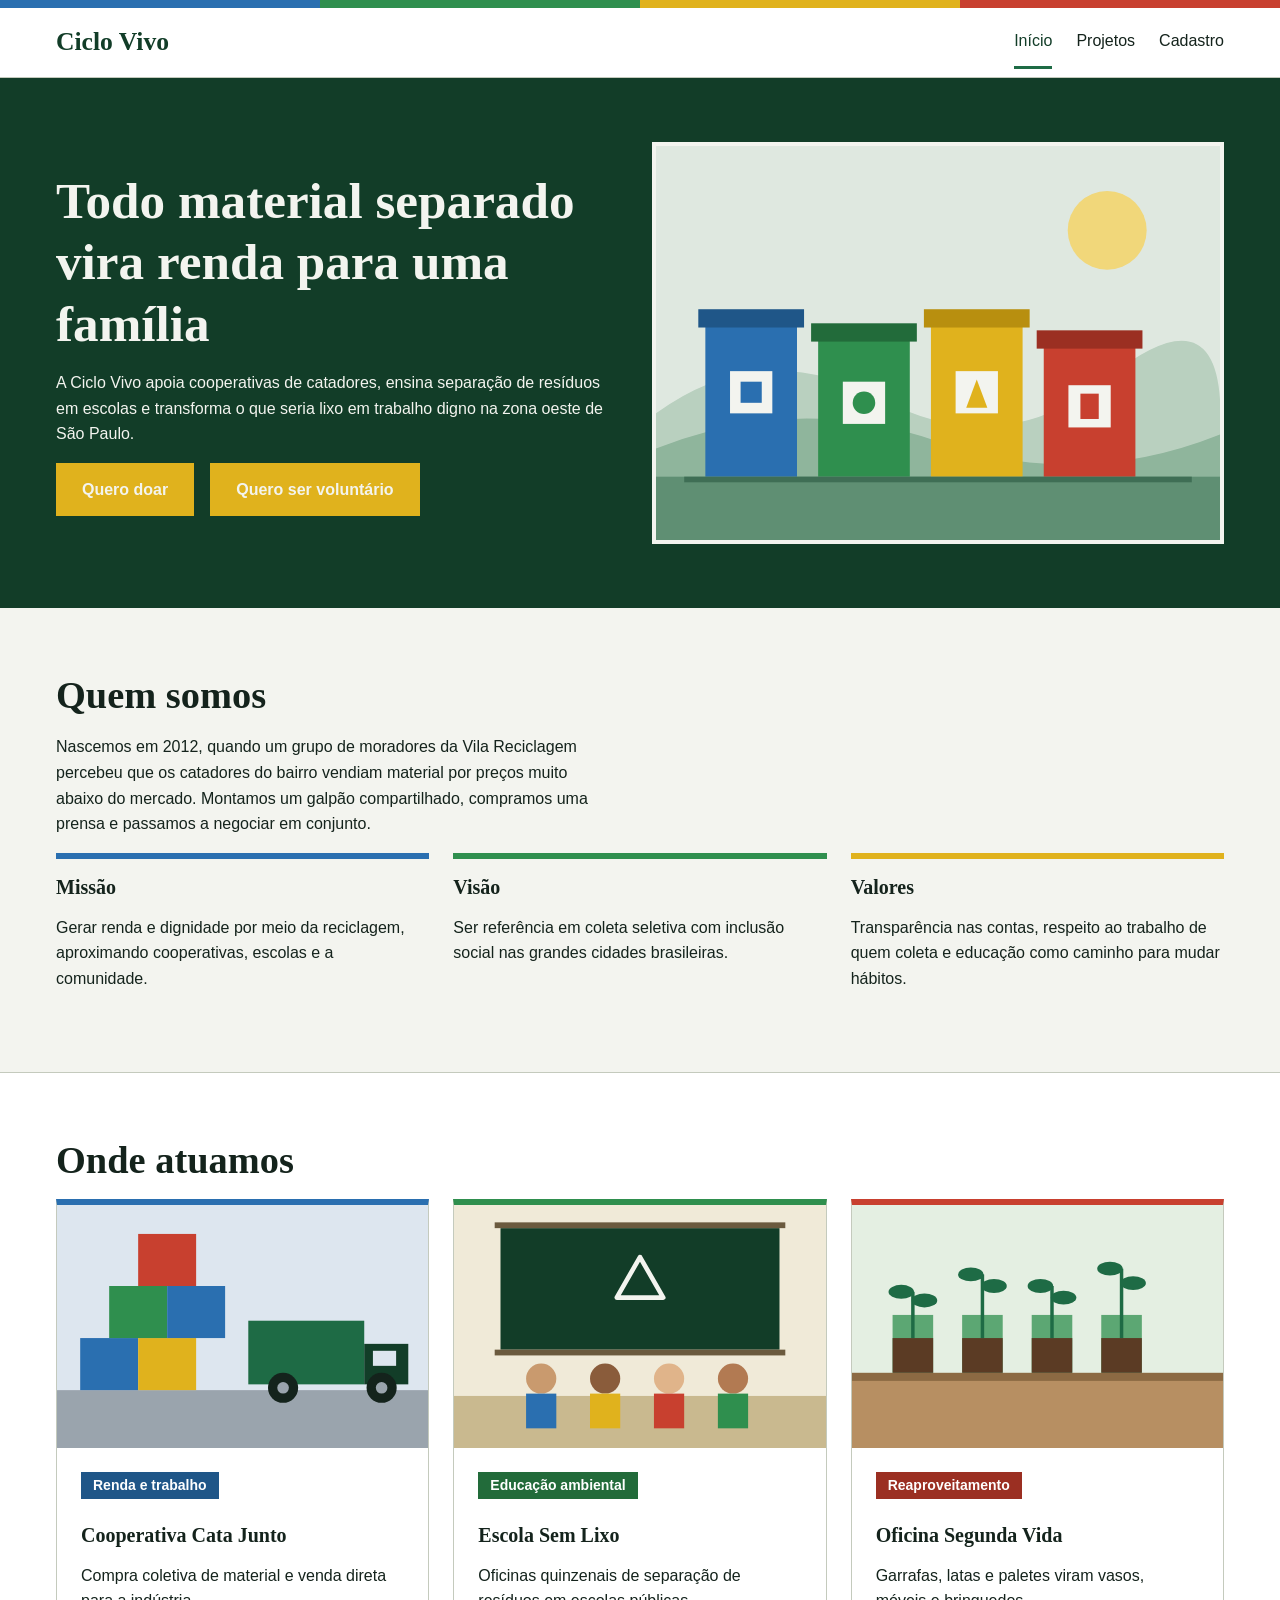
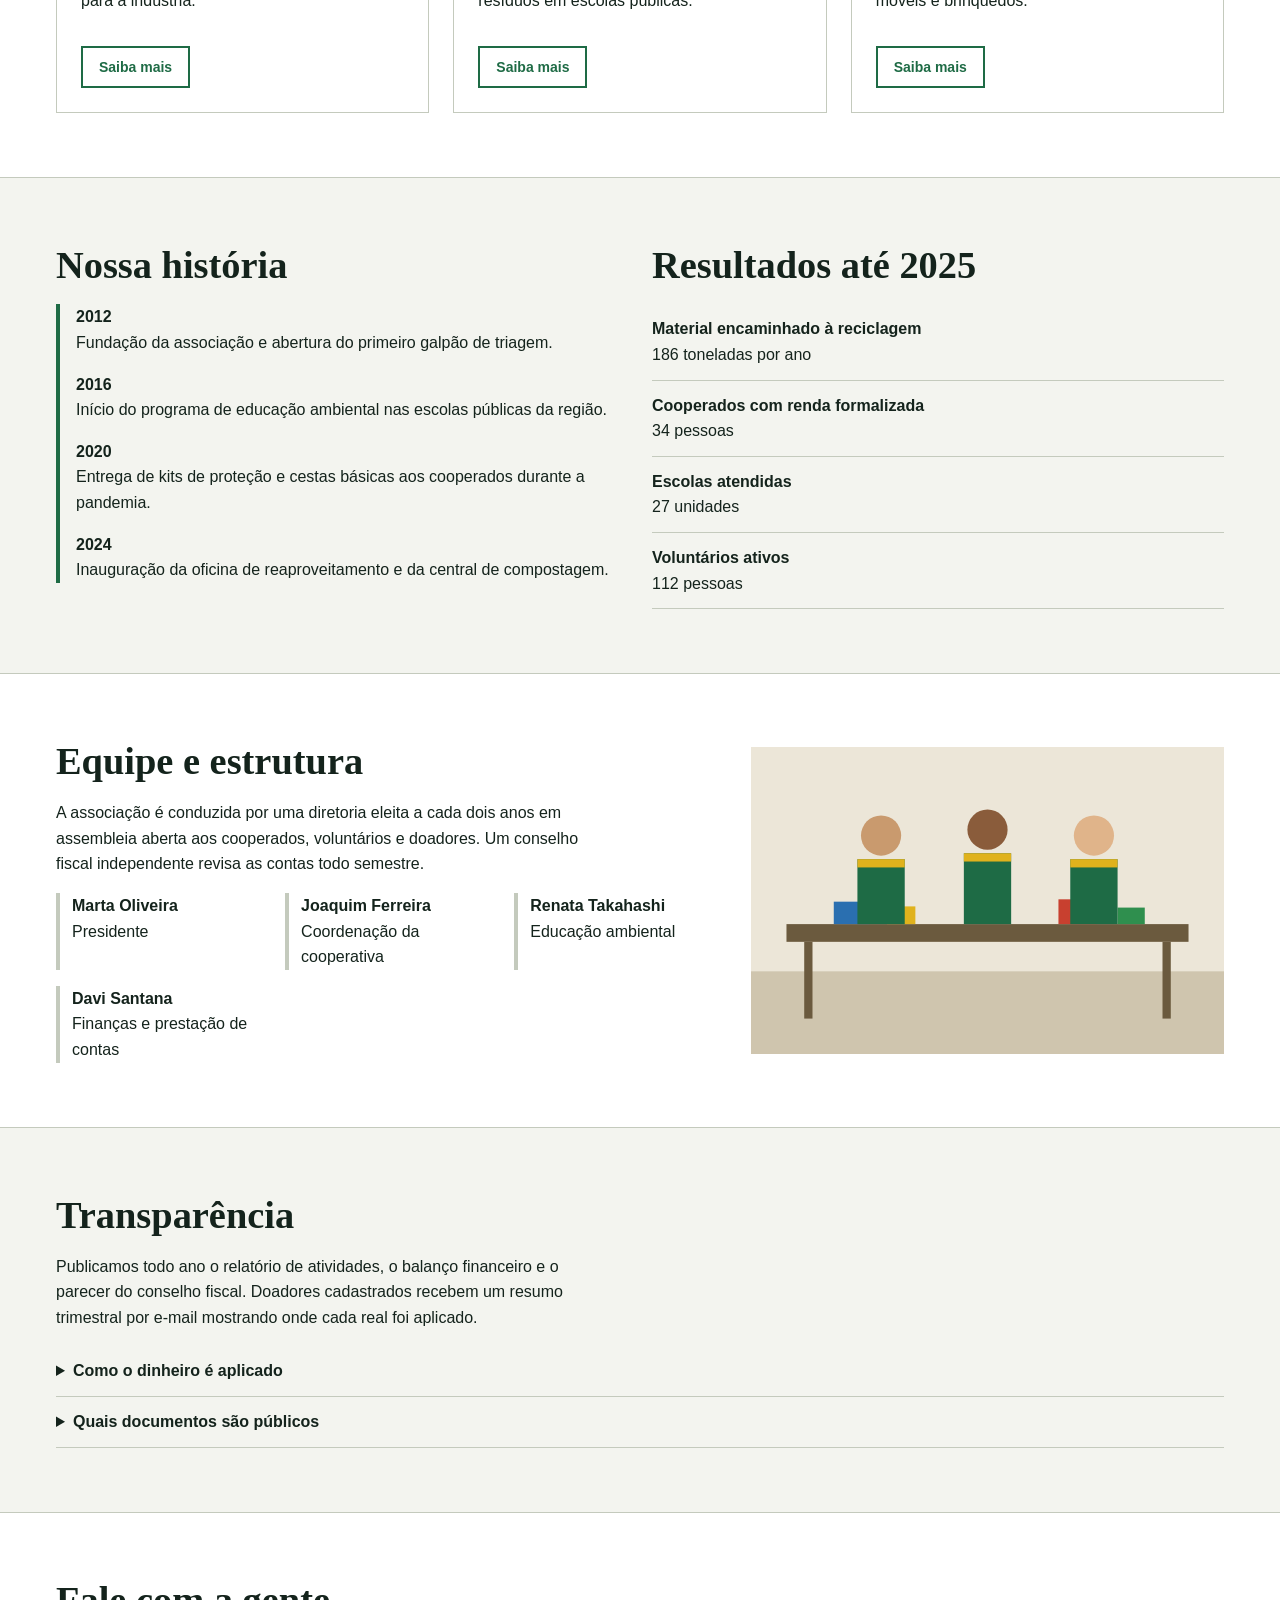
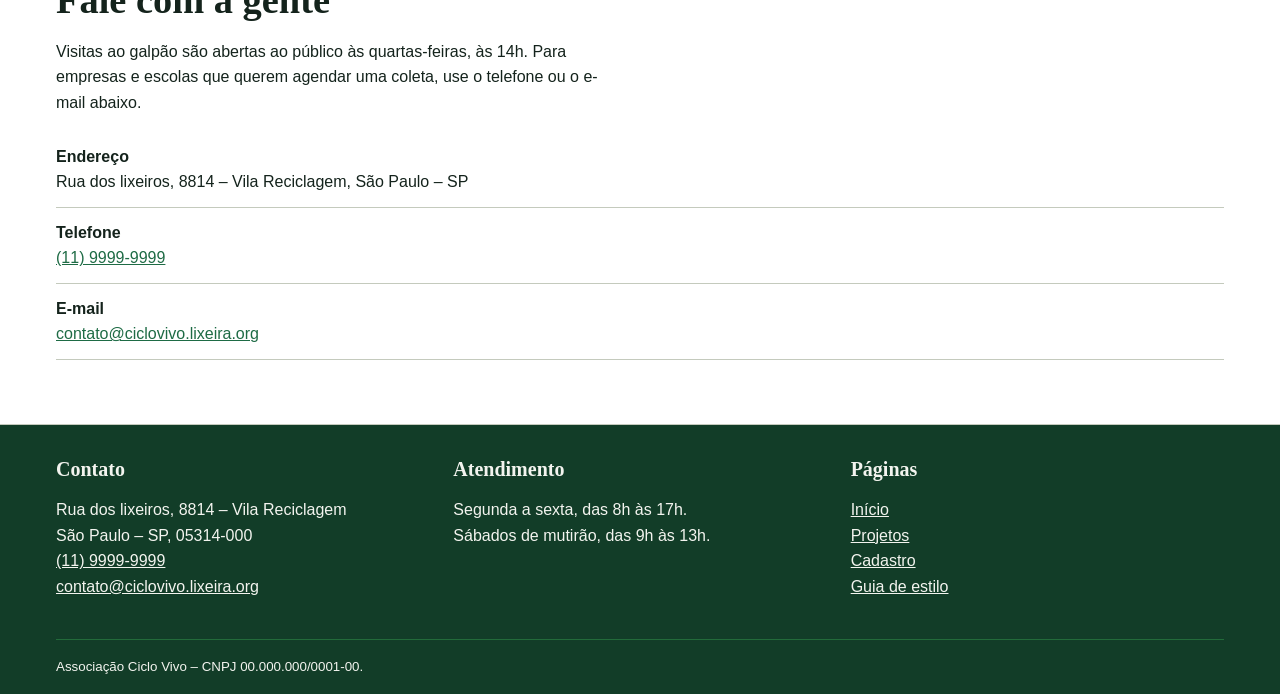
<file: index.html>
<!DOCTYPE html>
<html lang="pt-BR">
<head>
  <meta charset="utf-8">
  <meta name="viewport" content="width=device-width, initial-scale=1">
  <title>Ciclo Vivo – Reciclagem com inclusão social em São Paulo</title>
  <link rel="stylesheet" href="css/estilo.css">
</head>
<body>
  <a class="pular" href="#conteudo">Ir para o conteúdo</a>
  <header class="topo">
    <div class="faixa" aria-hidden="true"><span class="c1"></span><span class="c2"></span><span class="c3"></span><span class="c4"></span></div>
    <div class="contido barra">
      <a class="marca" href="index.html">Ciclo Vivo</a>
      <button class="hamburguer" type="button" id="botao-menu" aria-expanded="false" aria-controls="menu-principal" aria-label="Abrir menu"><span class="linha"></span><span class="linha"></span><span class="linha"></span></button>
      <nav class="nav" id="menu-principal" aria-label="Navegação principal">
        <ul class="menu">
          <li><a href="index.html" aria-current="page">Início</a></li>
          <li class="tem-submenu">
            <a href="pages/projetos.html">Projetos</a>
            <ul class="submenu">
              <li><a href="pages/projetos.html#proj-1">Cooperativa Cata Junto</a></li>
              <li><a href="pages/projetos.html#proj-2">Escola Sem Lixo</a></li>
              <li><a href="pages/projetos.html#proj-3">Oficina Segunda Vida</a></li>
              <li><a href="pages/projetos.html#campanhas">Campanhas de arrecadação</a></li>
            </ul>
          </li>
          <li class="tem-submenu">
            <a href="pages/cadastro.html">Cadastro</a>
            <ul class="submenu">
              <li><a href="pages/projetos.html#voluntariado">Seja voluntário</a></li>
              <li><a href="pages/projetos.html#como-doar">Como doar</a></li>
              <li><a href="pages/cadastro.html">Formulário de cadastro</a></li>
            </ul>
          </li>
        </ul>
      </nav>
    </div>
  </header>
  <main id="conteudo">
    <section class="abertura" aria-labelledby="titulo-principal">
      <div class="contido">
        <div class="grid centralizado">
          <div class="col-md-6">
            <h1 id="titulo-principal">Todo material separado vira renda para uma família</h1>
            <p>A Ciclo Vivo apoia cooperativas de catadores, ensina separação de resíduos em escolas e transforma o que seria lixo em trabalho digno na zona oeste de São Paulo.</p>
            <div class="acoes">
              <a class="botao" href="pages/projetos.html#como-doar">Quero doar</a>
              <a class="botao" href="pages/cadastro.html">Quero ser voluntário</a>
            </div>
          </div>
          <div class="col-md-6">
            <img src="img/hero-coleta.svg" width="800" height="560" alt="Quatro lixeiras de coleta seletiva nas cores azul, verde, amarela e vermelha">
          </div>
        </div>
      </div>
    </section>

    <section class="secao" aria-labelledby="titulo-sobre">
      <div class="contido">
        <h2 id="titulo-sobre">Quem somos</h2>
        <p>Nascemos em 2012, quando um grupo de moradores da Vila Reciclagem percebeu que os catadores do bairro vendiam material por preços muito abaixo do mercado. Montamos um galpão compartilhado, compramos uma prensa e passamos a negociar em conjunto.</p>
        <div class="grid">
          <article class="pilar azul col-md-4">
            <h3>Missão</h3>
            <p>Gerar renda e dignidade por meio da reciclagem, aproximando cooperativas, escolas e a comunidade.</p>
          </article>
          <article class="pilar vidro col-md-4">
            <h3>Visão</h3>
            <p>Ser referência em coleta seletiva com inclusão social nas grandes cidades brasileiras.</p>
          </article>
          <article class="pilar metal col-md-4">
            <h3>Valores</h3>
            <p>Transparência nas contas, respeito ao trabalho de quem coleta e educação como caminho para mudar hábitos.</p>
          </article>
        </div>
      </div>
    </section>

    <section class="secao secao-branca" aria-labelledby="titulo-atuacao">
      <div class="contido">
        <h2 id="titulo-atuacao">Onde atuamos</h2>
        <ul class="grid lista-cards">
          <li class="col-sm-6 col-lg-4">
            <article class="card card-azul">
              <img src="img/projeto-cooperativa.svg" width="640" height="420" loading="lazy" alt="Fardos de material reciclável ao lado de um caminhão de coleta">
              <div class="card-corpo">
                <p><span class="badge badge-azul">Renda e trabalho</span></p>
                <h3>Cooperativa Cata Junto</h3>
                <p>Compra coletiva de material e venda direta para a indústria.</p>
                <div class="card-rodape"><a class="botao botao-claro botao-pequeno" href="pages/projetos.html#proj-1">Saiba mais</a></div>
              </div>
            </article>
          </li>
          <li class="col-sm-6 col-lg-4">
            <article class="card card-verde">
              <img src="img/projeto-escolas.svg" width="640" height="420" loading="lazy" alt="Quadro com símbolo de reciclagem e alunos sentados à frente">
              <div class="card-corpo">
                <p><span class="badge badge-verde">Educação ambiental</span></p>
                <h3>Escola Sem Lixo</h3>
                <p>Oficinas quinzenais de separação de resíduos em escolas públicas.</p>
                <div class="card-rodape"><a class="botao botao-claro botao-pequeno" href="pages/projetos.html#proj-2">Saiba mais</a></div>
              </div>
            </article>
          </li>
          <li class="col-sm-6 col-lg-4">
            <article class="card card-vermelho">
              <img src="img/projeto-oficina.svg" width="640" height="420" loading="lazy" alt="Garrafas cortadas usadas como vasos com mudas de plantas">
              <div class="card-corpo">
                <p><span class="badge badge-vermelho">Reaproveitamento</span></p>
                <h3>Oficina Segunda Vida</h3>
                <p>Garrafas, latas e paletes viram vasos, móveis e brinquedos.</p>
                <div class="card-rodape"><a class="botao botao-claro botao-pequeno" href="pages/projetos.html#proj-3">Saiba mais</a></div>
              </div>
            </article>
          </li>
        </ul>
      </div>
    </section>

    <section class="secao" aria-labelledby="titulo-historia">
      <div class="contido">
        <div class="grid">
          <div class="col-lg-6">
            <h2 id="titulo-historia">Nossa história</h2>
            <ol class="linha-do-tempo">
              <li><strong>2012</strong>Fundação da associação e abertura do primeiro galpão de triagem.</li>
              <li><strong>2016</strong>Início do programa de educação ambiental nas escolas públicas da região.</li>
              <li><strong>2020</strong>Entrega de kits de proteção e cestas básicas aos cooperados durante a pandemia.</li>
              <li><strong>2024</strong>Inauguração da oficina de reaproveitamento e da central de compostagem.</li>
            </ol>
          </div>
          <div class="col-lg-6">
            <h2>Resultados até 2025</h2>
            <dl class="dados">
              <div><dt>Material encaminhado à reciclagem</dt><dd>186 toneladas por ano</dd></div>
              <div><dt>Cooperados com renda formalizada</dt><dd>34 pessoas</dd></div>
              <div><dt>Escolas atendidas</dt><dd>27 unidades</dd></div>
              <div><dt>Voluntários ativos</dt><dd>112 pessoas</dd></div>
            </dl>
          </div>
        </div>
      </div>
    </section>

    <section class="secao secao-branca" aria-labelledby="titulo-equipe">
      <div class="contido">
        <div class="grid centralizado">
          <div class="col-lg-7">
            <h2 id="titulo-equipe">Equipe e estrutura</h2>
            <p>A associação é conduzida por uma diretoria eleita a cada dois anos em assembleia aberta aos cooperados, voluntários e doadores. Um conselho fiscal independente revisa as contas todo semestre.</p>
            <ul class="equipe">
              <li><strong>Marta Oliveira</strong>Presidente</li>
              <li><strong>Joaquim Ferreira</strong>Coordenação da cooperativa</li>
              <li><strong>Renata Takahashi</strong>Educação ambiental</li>
              <li><strong>Davi Santana</strong>Finanças e prestação de contas</li>
            </ul>
          </div>
          <div class="col-lg-5">
            <img src="img/equipe-triagem.svg" width="800" height="520" loading="lazy" alt="Três integrantes da equipe de colete verde separando materiais em uma mesa de triagem">
          </div>
        </div>
      </div>
    </section>

    <section class="secao" aria-labelledby="titulo-transparencia">
      <div class="contido">
        <h2 id="titulo-transparencia">Transparência</h2>
        <p>Publicamos todo ano o relatório de atividades, o balanço financeiro e o parecer do conselho fiscal. Doadores cadastrados recebem um resumo trimestral por e-mail mostrando onde cada real foi aplicado.</p>
        <details>
          <summary>Como o dinheiro é aplicado</summary>
          <p>Em 2025, 62% foi para a operação da cooperativa, 21% para educação ambiental, 11% para a oficina de reaproveitamento e 6% para custos administrativos.</p>
        </details>
        <details>
          <summary>Quais documentos são públicos</summary>
          <p>Estatuto, ata de eleição da diretoria, balanço anual, relatório de atividades e parecer do conselho fiscal. Para receber os arquivos, escreva para o e-mail de contato.</p>
        </details>
      </div>
    </section>

    <section class="secao secao-branca" aria-labelledby="titulo-contato">
      <div class="contido">
        <h2 id="titulo-contato">Fale com a gente</h2>
        <p>Visitas ao galpão são abertas ao público às quartas-feiras, às 14h. Para empresas e escolas que querem agendar uma coleta, use o telefone ou o e-mail abaixo.</p>
        <dl class="dados">
          <div><dt>Endereço</dt><dd>Rua dos lixeiros, 8814 – Vila Reciclagem, São Paulo – SP</dd></div>
          <div><dt>Telefone</dt><dd><a href="tel:+551199999-9999">(11) 9999-9999</a></dd></div>
          <div><dt>E-mail</dt><dd><a href="mailto:contato@ciclovivo.example.org">contato@ciclovivo.lixeira.org</a></dd></div>
        </dl>
      </div>
    </section>
  </main>
  <footer class="rodape">
    <div class="contido">
      <div class="grid">
        <section class="col-md-4" aria-labelledby="rod-contato">
          <h2 id="rod-contato">Contato</h2>
          <address>
            Rua dos lixeiros, 8814 – Vila Reciclagem<br>
            São Paulo – SP, 05314-000<br>
            <a href="tel:+551199999-9999">(11) 9999-9999</a><br>
            <a href="mailto:contato@ciclovivo.example.org">contato@ciclovivo.lixeira.org</a>
          </address>
        </section>
        <section class="col-md-4" aria-labelledby="rod-horario">
          <h2 id="rod-horario">Atendimento</h2>
          <p>Segunda a sexta, das 8h às 17h.<br>Sábados de mutirão, das 9h às 13h.</p>
        </section>
        <nav class="col-md-4" aria-label="Navegação do rodapé">
          <h2>Páginas</h2>
          <p><a href="index.html">Início</a><br><a href="pages/projetos.html">Projetos</a><br><a href="pages/cadastro.html">Cadastro</a><br><a href="pages/guia-de-estilo.html">Guia de estilo</a></p>
        </nav>
      </div>
      <small>Associação Ciclo Vivo – CNPJ 00.000.000/0001-00.</small>
    </div>
  </footer>
  <script src="js/menu.js"></script>
</body>
</html>
</file>
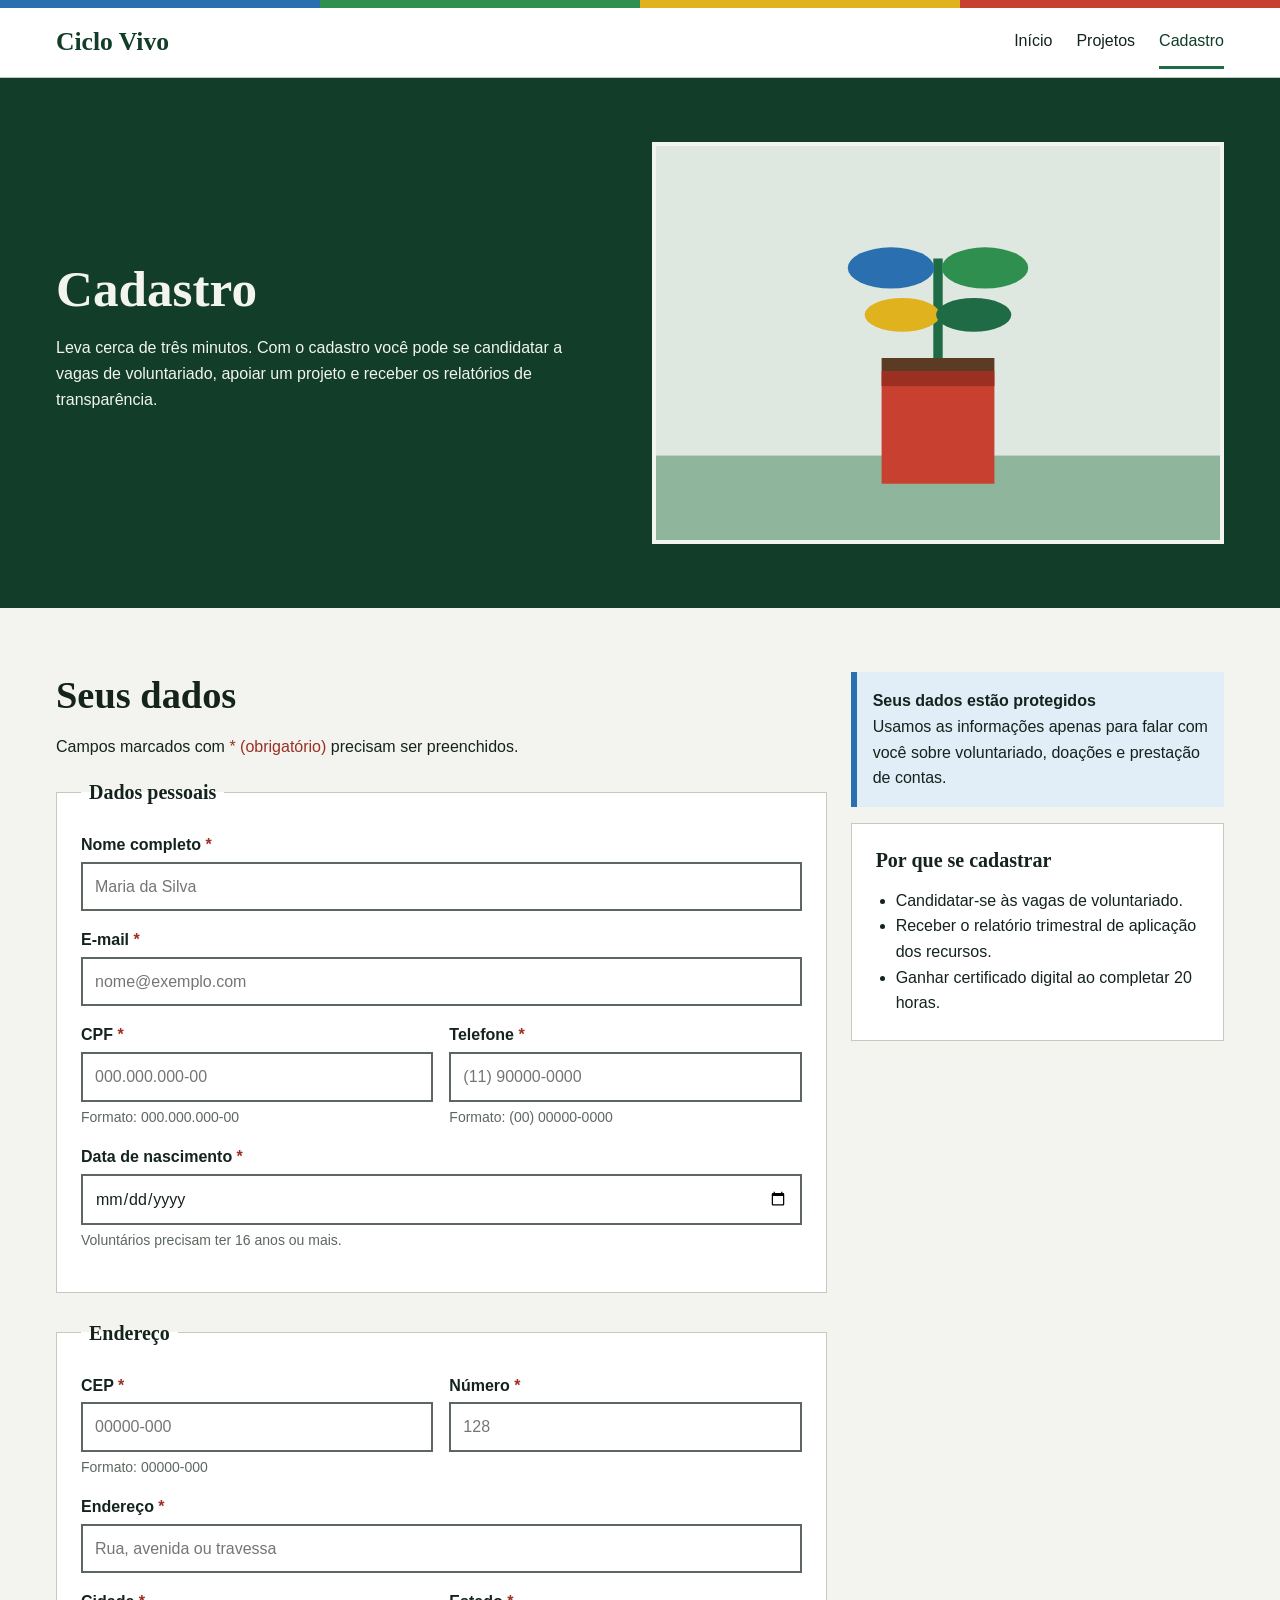
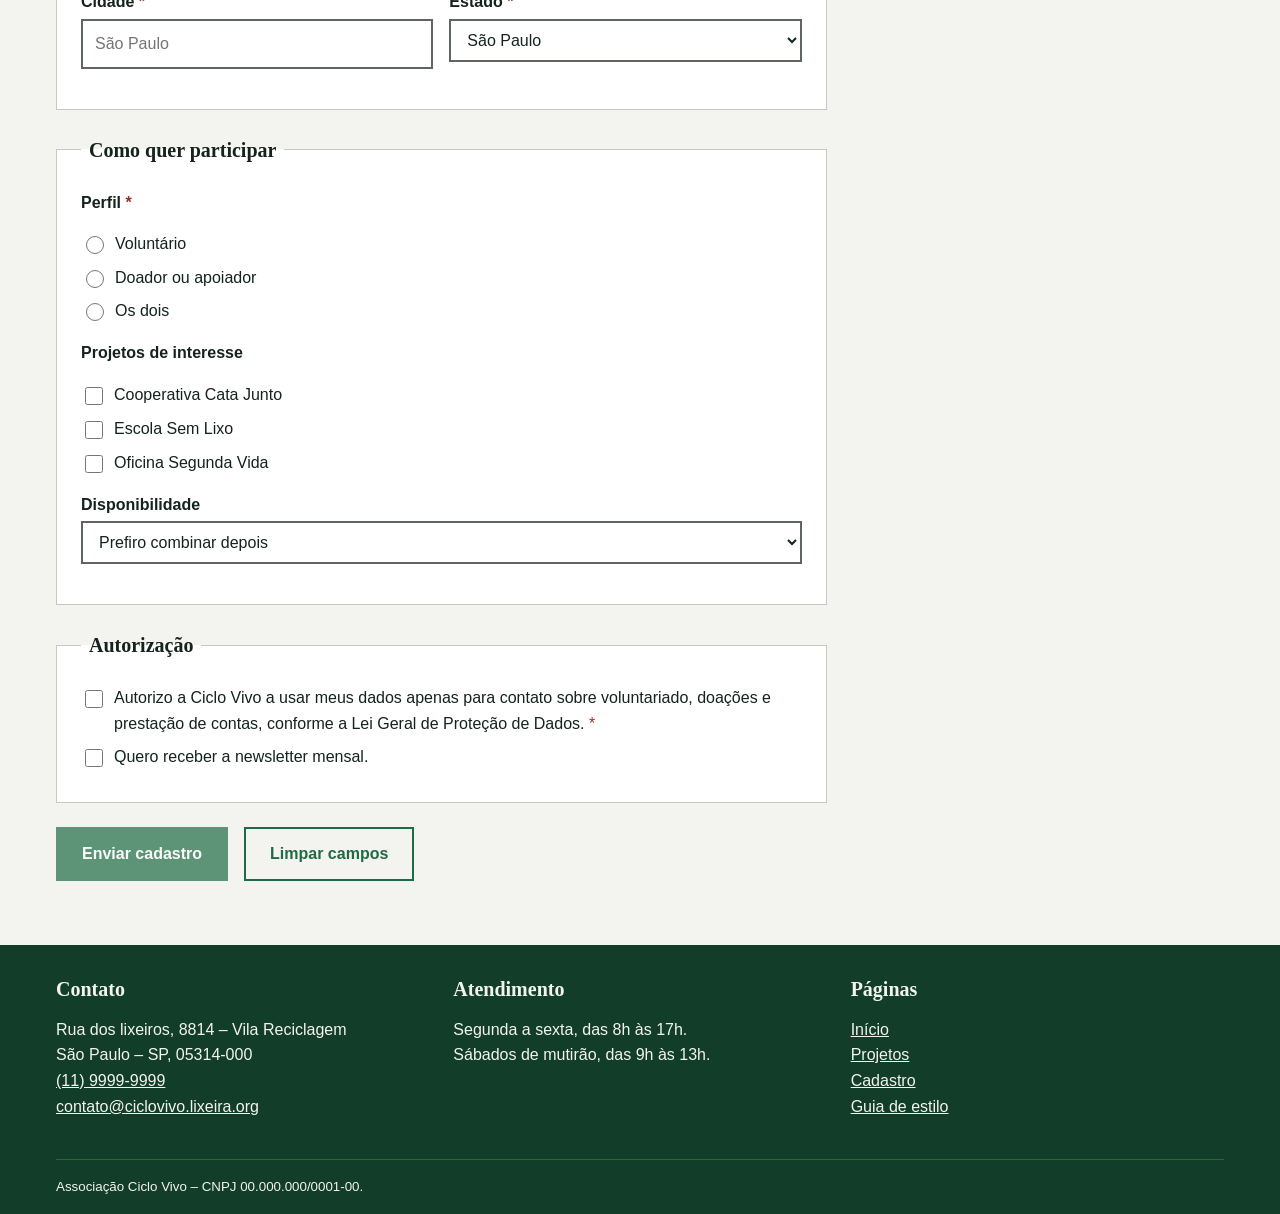
<file: pages/cadastro.html>
<!DOCTYPE html>
<html lang="pt-BR">
<head>
  <meta charset="utf-8">
  <meta name="viewport" content="width=device-width, initial-scale=1">
  <title>Cadastro de voluntários e apoiadores – Ciclo Vivo</title>
  <link rel="stylesheet" href="../css/estilo.css">
</head>
<body>
  <a class="pular" href="#conteudo">Ir para o conteúdo</a>
  <header class="topo">
    <div class="faixa" aria-hidden="true"><span class="c1"></span><span class="c2"></span><span class="c3"></span><span class="c4"></span></div>
    <div class="contido barra">
      <a class="marca" href="../index.html">Ciclo Vivo</a>
      <button class="hamburguer" type="button" id="botao-menu" aria-expanded="false" aria-controls="menu-principal" aria-label="Abrir menu"><span class="linha"></span><span class="linha"></span><span class="linha"></span></button>
      <nav class="nav" id="menu-principal" aria-label="Navegação principal">
        <ul class="menu">
          <li><a href="../index.html">Início</a></li>
          <li class="tem-submenu">
            <a href="projetos.html">Projetos</a>
            <ul class="submenu">
              <li><a href="projetos.html#proj-1">Cooperativa Cata Junto</a></li>
              <li><a href="projetos.html#proj-2">Escola Sem Lixo</a></li>
              <li><a href="projetos.html#proj-3">Oficina Segunda Vida</a></li>
              <li><a href="projetos.html#campanhas">Campanhas de arrecadação</a></li>
            </ul>
          </li>
          <li class="tem-submenu">
            <a href="cadastro.html" aria-current="page">Cadastro</a>
            <ul class="submenu">
              <li><a href="projetos.html#voluntariado">Seja voluntário</a></li>
              <li><a href="projetos.html#como-doar">Como doar</a></li>
              <li><a href="cadastro.html">Formulário de cadastro</a></li>
            </ul>
          </li>
        </ul>
      </nav>
    </div>
  </header>
  <main id="conteudo">
    <section class="abertura" aria-labelledby="titulo-principal">
      <div class="contido">
        <div class="grid centralizado">
          <div class="col-md-6">
            <h1 id="titulo-principal">Cadastro</h1>
            <p>Leva cerca de três minutos. Com o cadastro você pode se candidatar a vagas de voluntariado, apoiar um projeto e receber os relatórios de transparência.</p>
          </div>
          <div class="col-md-6">
            <img src="../img/cadastro-muda.svg" width="600" height="420" alt="Muda de planta com folhas coloridas crescendo dentro de uma lata reaproveitada">
          </div>
        </div>
      </div>
    </section>

    <section class="secao" aria-labelledby="titulo-form">
      <div class="contido">
        <div class="grid">
          <div class="col-lg-8">
            <h2 id="titulo-form">Seus dados</h2>
            <p>Campos marcados com <span class="obrigatorio" aria-hidden="true">*</span><span class="obrigatorio"> (obrigatório)</span> precisam ser preenchidos.</p>

            <div class="alerta alerta-erro" id="resumo-erros" role="alert" hidden></div>
            <div class="alerta alerta-sucesso" id="resumo-sucesso" role="status" hidden></div>

            <form class="formulario" id="form-cadastro" action="obrigado.html">

              <fieldset>
                <legend>Dados pessoais</legend>

                <div class="campo">
                  <label for="nome">Nome completo <span class="obrigatorio">*</span></label>
                  <input type="text" id="nome" name="nome" required minlength="5" maxlength="100" autocomplete="name" placeholder="Maria da Silva">
                </div>

                <div class="campo">
                  <label for="email">E-mail <span class="obrigatorio">*</span></label>
                  <input type="email" id="email" name="email" required maxlength="120" autocomplete="email" placeholder="nome@exemplo.com">
                </div>

                <div class="par">
                  <div class="campo">
                    <label for="cpf">CPF <span class="obrigatorio">*</span></label>
                    <input type="text" id="cpf" name="cpf" required inputmode="numeric" maxlength="14" pattern="\d{3}\.\d{3}\.\d{3}-\d{2}" title="Use o formato 000.000.000-00" placeholder="000.000.000-00" aria-describedby="dica-cpf">
                    <span class="dica" id="dica-cpf">Formato: 000.000.000-00</span>
                  </div>
                  <div class="campo">
                    <label for="telefone">Telefone <span class="obrigatorio">*</span></label>
                    <input type="tel" id="telefone" name="telefone" required inputmode="tel" maxlength="15" pattern="\(\d{2}\) \d{4,5}-\d{4}" title="Use o formato (00) 00000-0000" autocomplete="tel" placeholder="(11) 90000-0000" aria-describedby="dica-tel">
                    <span class="dica" id="dica-tel">Formato: (00) 00000-0000</span>
                  </div>
                </div>

                <div class="campo">
                  <label for="nascimento">Data de nascimento <span class="obrigatorio">*</span></label>
                  <input type="date" id="nascimento" name="nascimento" required min="1920-01-01" max="2010-10-09" autocomplete="bday" aria-describedby="dica-nasc">
                  <span class="dica" id="dica-nasc">Voluntários precisam ter 16 anos ou mais.</span>
                </div>
              </fieldset>

              <fieldset>
                <legend>Endereço</legend>

                <div class="par">
                  <div class="campo">
                    <label for="cep">CEP <span class="obrigatorio">*</span></label>
                    <input type="text" id="cep" name="cep" required inputmode="numeric" maxlength="9" pattern="\d{5}-\d{3}" title="Use o formato 00000-000" autocomplete="postal-code" placeholder="00000-000" aria-describedby="dica-cep">
                    <span class="dica" id="dica-cep">Formato: 00000-000</span>
                  </div>
                  <div class="campo">
                    <label for="numero">Número <span class="obrigatorio">*</span></label>
                    <input type="text" id="numero" name="numero" required maxlength="10" placeholder="128">
                  </div>
                </div>

                <div class="campo">
                  <label for="endereco">Endereço <span class="obrigatorio">*</span></label>
                  <input type="text" id="endereco" name="endereco" required maxlength="120" autocomplete="street-address" placeholder="Rua, avenida ou travessa">
                </div>

                <div class="par">
                  <div class="campo">
                    <label for="cidade">Cidade <span class="obrigatorio">*</span></label>
                    <input type="text" id="cidade" name="cidade" required maxlength="80" autocomplete="address-level2" placeholder="São Paulo">
                  </div>
                  <div class="campo">
                    <label for="estado">Estado <span class="obrigatorio">*</span></label>
                    <select id="estado" name="estado" required autocomplete="address-level1">
                  <option value="">Selecione</option>
                  <option value="AC">Acre</option>
                  <option value="AL">Alagoas</option>
                  <option value="AP">Amapá</option>
                  <option value="AM">Amazonas</option>
                  <option value="BA">Bahia</option>
                  <option value="CE">Ceará</option>
                  <option value="DF">Distrito Federal</option>
                  <option value="ES">Espírito Santo</option>
                  <option value="GO">Goiás</option>
                  <option value="MA">Maranhão</option>
                  <option value="MT">Mato Grosso</option>
                  <option value="MS">Mato Grosso do Sul</option>
                  <option value="MG">Minas Gerais</option>
                  <option value="PA">Pará</option>
                  <option value="PB">Paraíba</option>
                  <option value="PR">Paraná</option>
                  <option value="PE">Pernambuco</option>
                  <option value="PI">Piauí</option>
                  <option value="RJ">Rio de Janeiro</option>
                  <option value="RN">Rio Grande do Norte</option>
                  <option value="RS">Rio Grande do Sul</option>
                  <option value="RO">Rondônia</option>
                  <option value="RR">Roraima</option>
                  <option value="SC">Santa Catarina</option>
                  <option value="SP" selected>São Paulo</option>
                  <option value="SE">Sergipe</option>
                  <option value="TO">Tocantins</option>
                    </select>
                  </div>
                </div>
              </fieldset>

              <fieldset>
                <legend>Como quer participar</legend>

                <div class="campo">
                  <p id="perfil-rotulo"><strong>Perfil <span class="obrigatorio">*</span></strong></p>
                  <div role="radiogroup" aria-labelledby="perfil-rotulo">
                    <div class="opcao"><input type="radio" id="perfil-voluntario" name="perfil" value="voluntario" required><label for="perfil-voluntario">Voluntário</label></div>
                    <div class="opcao"><input type="radio" id="perfil-doador" name="perfil" value="doador"><label for="perfil-doador">Doador ou apoiador</label></div>
                    <div class="opcao"><input type="radio" id="perfil-ambos" name="perfil" value="ambos"><label for="perfil-ambos">Os dois</label></div>
                  </div>
                </div>

                <div class="campo">
                  <p id="interesse-rotulo"><strong>Projetos de interesse</strong></p>
                  <div role="group" aria-labelledby="interesse-rotulo">
                    <div class="opcao"><input type="checkbox" id="int-coop" name="interesse" value="cooperativa"><label for="int-coop">Cooperativa Cata Junto</label></div>
                    <div class="opcao"><input type="checkbox" id="int-escola" name="interesse" value="escolas"><label for="int-escola">Escola Sem Lixo</label></div>
                    <div class="opcao"><input type="checkbox" id="int-oficina" name="interesse" value="oficina"><label for="int-oficina">Oficina Segunda Vida</label></div>
                  </div>
                </div>

                <div class="campo">
                  <label for="disponibilidade">Disponibilidade</label>
                  <select id="disponibilidade" name="disponibilidade">
                    <option value="">Prefiro combinar depois</option>
                    <option value="semana">Dias de semana</option>
                    <option value="sabado">Sábados</option>
                    <option value="flexivel">Horário flexível</option>
                  </select>
                </div>
              </fieldset>

              <fieldset>
                <legend>Autorização</legend>
                <div class="opcao">
                  <input type="checkbox" id="lgpd" name="lgpd" value="aceito" required>
                  <label for="lgpd">Autorizo a Ciclo Vivo a usar meus dados apenas para contato sobre voluntariado, doações e prestação de contas, conforme a Lei Geral de Proteção de Dados. <span class="obrigatorio">*</span></label>
                </div>
                <div class="opcao">
                  <input type="checkbox" id="newsletter" name="newsletter" value="sim">
                  <label for="newsletter">Quero receber a newsletter mensal.</label>
                </div>
              </fieldset>

              <div class="acoes">
                <button class="botao botao-escuro enviar" type="submit">Enviar cadastro</button>
                <button class="botao botao-claro" type="reset">Limpar campos</button>
              </div>
            </form>
          </div>

          <aside class="col-lg-4" aria-labelledby="titulo-lateral">
            <div class="alerta" role="note">
              <strong>Seus dados estão protegidos</strong>
              <p>Usamos as informações apenas para falar com você sobre voluntariado, doações e prestação de contas.</p>
            </div>
            <div class="lateral">
              <h2 id="titulo-lateral">Por que se cadastrar</h2>
              <ul>
                <li>Candidatar-se às vagas de voluntariado.</li>
                <li>Receber o relatório trimestral de aplicação dos recursos.</li>
                <li>Ganhar certificado digital ao completar 20 horas.</li>
              </ul>
            </div>
          </aside>
        </div>
      </div>
    </section>
  </main>
  <footer class="rodape">
    <div class="contido">
      <div class="grid">
        <section class="col-md-4" aria-labelledby="rod-contato">
          <h2 id="rod-contato">Contato</h2>
          <address>
            Rua dos lixeiros, 8814 – Vila Reciclagem<br>
            São Paulo – SP, 05314-000<br>
            <a href="tel:+551199999-9999">(11) 9999-9999</a><br>
            <a href="mailto:contato@ciclovivo.example.org">contato@ciclovivo.lixeira.org</a>
          </address>
        </section>
        <section class="col-md-4" aria-labelledby="rod-horario">
          <h2 id="rod-horario">Atendimento</h2>
          <p>Segunda a sexta, das 8h às 17h.<br>Sábados de mutirão, das 9h às 13h.</p>
        </section>
        <nav class="col-md-4" aria-label="Navegação do rodapé">
          <h2>Páginas</h2>
          <p><a href="../index.html">Início</a><br><a href="projetos.html">Projetos</a><br><a href="cadastro.html">Cadastro</a><br><a href="guia-de-estilo.html">Guia de estilo</a></p>
        </nav>
      </div>
      <small>Associação Ciclo Vivo – CNPJ 00.000.000/0001-00.</small>
    </div>
  </footer>
  <script src="../js/menu.js"></script>
  <script src="../js/avisos.js"></script>
  <script src="../js/formulario.js"></script>
</body>
</html>
</file>
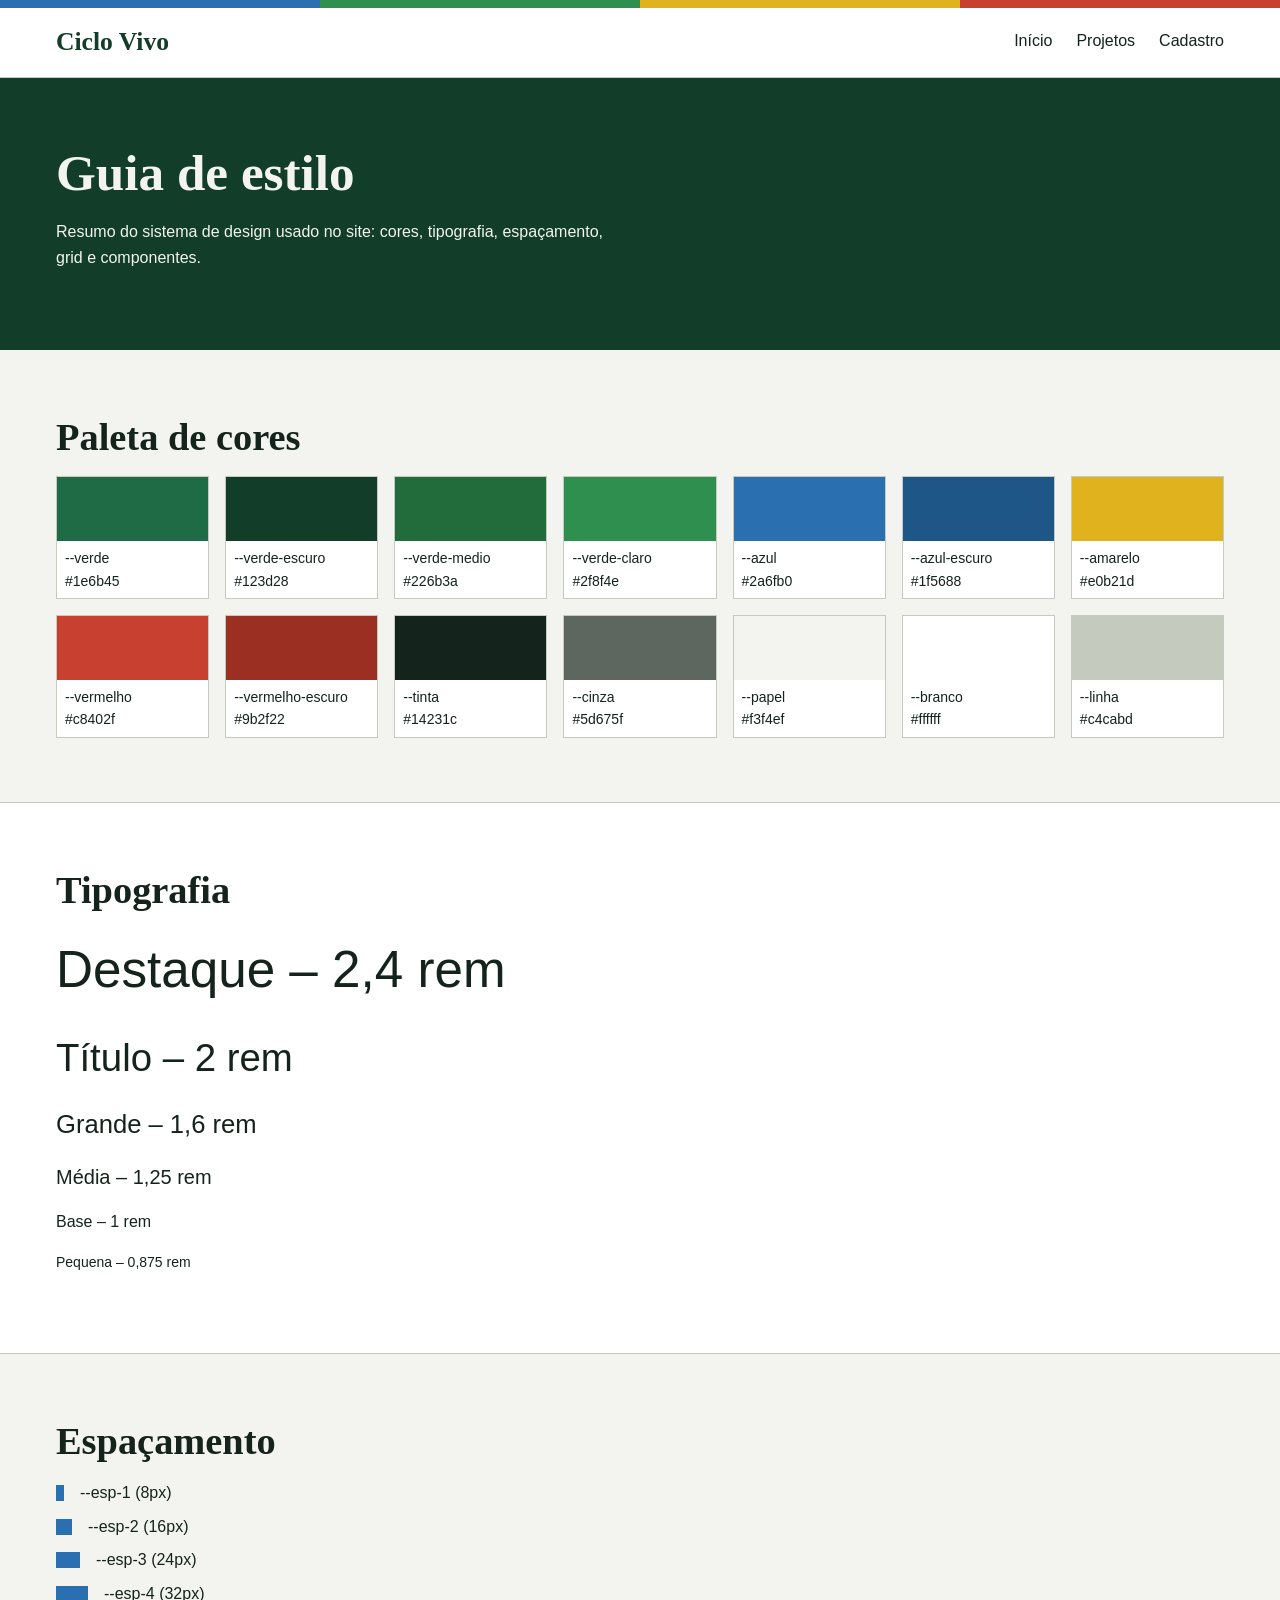
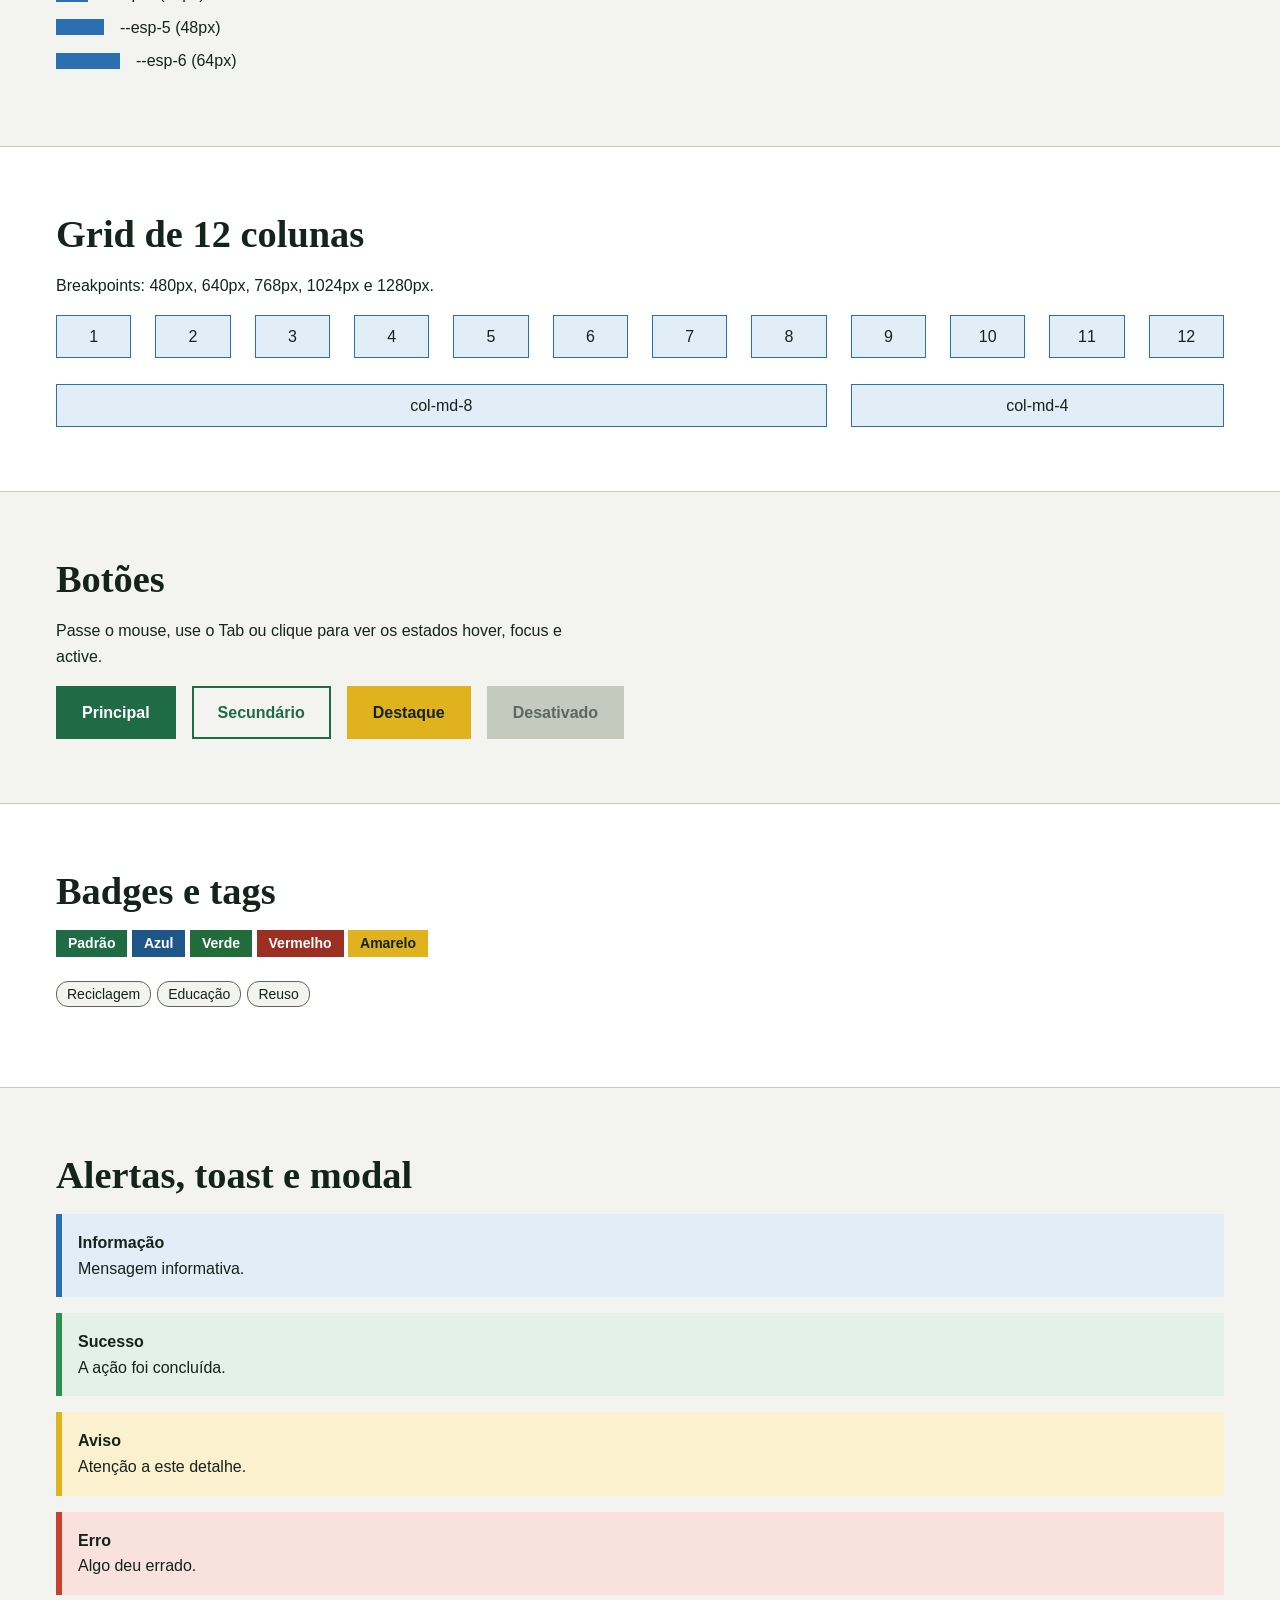
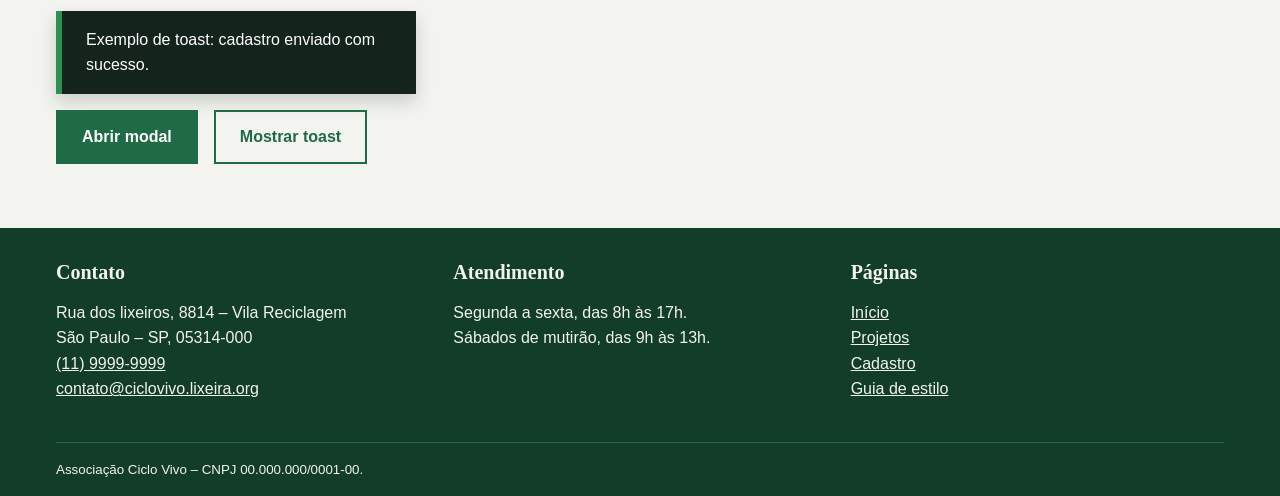
<file: pages/guia-de-estilo.html>
<!DOCTYPE html>
<html lang="pt-BR">
<head>
  <meta charset="utf-8">
  <meta name="viewport" content="width=device-width, initial-scale=1">
  <title>Guia de estilo – Ciclo Vivo</title>
  <link rel="stylesheet" href="../css/estilo.css">
</head>
<body>
  <a class="pular" href="#conteudo">Ir para o conteúdo</a>
  <header class="topo">
    <div class="faixa" aria-hidden="true"><span class="c1"></span><span class="c2"></span><span class="c3"></span><span class="c4"></span></div>
    <div class="contido barra">
      <a class="marca" href="../index.html">Ciclo Vivo</a>
      <button class="hamburguer" type="button" id="botao-menu" aria-expanded="false" aria-controls="menu-principal" aria-label="Abrir menu"><span class="linha"></span><span class="linha"></span><span class="linha"></span></button>
      <nav class="nav" id="menu-principal" aria-label="Navegação principal">
        <ul class="menu">
          <li><a href="../index.html">Início</a></li>
          <li class="tem-submenu">
            <a href="projetos.html">Projetos</a>
            <ul class="submenu">
              <li><a href="projetos.html#proj-1">Cooperativa Cata Junto</a></li>
              <li><a href="projetos.html#proj-2">Escola Sem Lixo</a></li>
              <li><a href="projetos.html#proj-3">Oficina Segunda Vida</a></li>
              <li><a href="projetos.html#campanhas">Campanhas de arrecadação</a></li>
            </ul>
          </li>
          <li class="tem-submenu">
            <a href="cadastro.html">Cadastro</a>
            <ul class="submenu">
              <li><a href="projetos.html#voluntariado">Seja voluntário</a></li>
              <li><a href="projetos.html#como-doar">Como doar</a></li>
              <li><a href="cadastro.html">Formulário de cadastro</a></li>
            </ul>
          </li>
        </ul>
      </nav>
    </div>
  </header>
  <main id="conteudo">
    <section class="abertura" aria-labelledby="titulo-principal">
      <div class="contido">
        <h1 id="titulo-principal">Guia de estilo</h1>
        <p>Resumo do sistema de design usado no site: cores, tipografia, espaçamento, grid e componentes.</p>
      </div>
    </section>

    <section class="secao" aria-labelledby="g-cores">
      <div class="contido">
        <h2 id="g-cores">Paleta de cores</h2>
        <ul class="amostras">
          <li><span class="amostra-verde"></span><p>--verde<br>#1e6b45</p></li>
          <li><span class="amostra-verde-escuro"></span><p>--verde-escuro<br>#123d28</p></li>
          <li><span class="amostra-verde-medio"></span><p>--verde-medio<br>#226b3a</p></li>
          <li><span class="amostra-verde-claro"></span><p>--verde-claro<br>#2f8f4e</p></li>
          <li><span class="amostra-azul"></span><p>--azul<br>#2a6fb0</p></li>
          <li><span class="amostra-azul-escuro"></span><p>--azul-escuro<br>#1f5688</p></li>
          <li><span class="amostra-amarelo"></span><p>--amarelo<br>#e0b21d</p></li>
          <li><span class="amostra-vermelho"></span><p>--vermelho<br>#c8402f</p></li>
          <li><span class="amostra-vermelho-escuro"></span><p>--vermelho-escuro<br>#9b2f22</p></li>
          <li><span class="amostra-tinta"></span><p>--tinta<br>#14231c</p></li>
          <li><span class="amostra-cinza"></span><p>--cinza<br>#5d675f</p></li>
          <li><span class="amostra-papel"></span><p>--papel<br>#f3f4ef</p></li>
          <li><span class="amostra-branco"></span><p>--branco<br>#ffffff</p></li>
          <li><span class="amostra-linha"></span><p>--linha<br>#c4cabd</p></li>
        </ul>
      </div>
    </section>

    <section class="secao secao-branca" aria-labelledby="g-tipografia">
      <div class="contido">
        <h2 id="g-tipografia">Tipografia</h2>
        <p class="fonte-6">Destaque – 2,4 rem</p>
        <p class="fonte-5">Título – 2 rem</p>
        <p class="fonte-4">Grande – 1,6 rem</p>
        <p class="fonte-3">Média – 1,25 rem</p>
        <p class="fonte-2">Base – 1 rem</p>
        <p class="fonte-1">Pequena – 0,875 rem</p>
      </div>
    </section>

    <section class="secao" aria-labelledby="g-espaco">
      <div class="contido">
        <h2 id="g-espaco">Espaçamento</h2>
        <ul class="espacos">
          <li><span class="espaco-1"></span>--esp-1 (8px)</li>
          <li><span class="espaco-2"></span>--esp-2 (16px)</li>
          <li><span class="espaco-3"></span>--esp-3 (24px)</li>
          <li><span class="espaco-4"></span>--esp-4 (32px)</li>
          <li><span class="espaco-5"></span>--esp-5 (48px)</li>
          <li><span class="espaco-6"></span>--esp-6 (64px)</li>
        </ul>
      </div>
    </section>

    <section class="secao secao-branca" aria-labelledby="g-grid">
      <div class="contido">
        <h2 id="g-grid">Grid de 12 colunas</h2>
        <p>Breakpoints: 480px, 640px, 768px, 1024px e 1280px.</p>
        <div class="grid">
          <div class="col-1 demo-coluna">1</div>
          <div class="col-1 demo-coluna">2</div>
          <div class="col-1 demo-coluna">3</div>
          <div class="col-1 demo-coluna">4</div>
          <div class="col-1 demo-coluna">5</div>
          <div class="col-1 demo-coluna">6</div>
          <div class="col-1 demo-coluna">7</div>
          <div class="col-1 demo-coluna">8</div>
          <div class="col-1 demo-coluna">9</div>
          <div class="col-1 demo-coluna">10</div>
          <div class="col-1 demo-coluna">11</div>
          <div class="col-1 demo-coluna">12</div>
        </div>
        <br>
        <div class="grid">
          <div class="col-md-8 demo-coluna">col-md-8</div>
          <div class="col-md-4 demo-coluna">col-md-4</div>
        </div>
      </div>
    </section>

    <section class="secao" aria-labelledby="g-botoes">
      <div class="contido">
        <h2 id="g-botoes">Botões</h2>
        <p>Passe o mouse, use o Tab ou clique para ver os estados hover, focus e active.</p>
        <div class="linha-botoes">
          <button class="botao botao-escuro" type="button">Principal</button>
          <button class="botao botao-claro" type="button">Secundário</button>
          <button class="botao" type="button">Destaque</button>
          <button class="botao botao-escuro" type="button" disabled>Desativado</button>
        </div>
      </div>
    </section>

    <section class="secao secao-branca" aria-labelledby="g-badges">
      <div class="contido">
        <h2 id="g-badges">Badges e tags</h2>
        <p>
          <span class="badge">Padrão</span>
          <span class="badge badge-azul">Azul</span>
          <span class="badge badge-verde">Verde</span>
          <span class="badge badge-vermelho">Vermelho</span>
          <span class="badge badge-amarelo">Amarelo</span>
        </p>
        <ul class="tags" aria-label="Exemplo de tags">
          <li class="tag">Reciclagem</li>
          <li class="tag">Educação</li>
          <li class="tag">Reuso</li>
        </ul>
      </div>
    </section>

    <section class="secao" aria-labelledby="g-feedback">
      <div class="contido">
        <h2 id="g-feedback">Alertas, toast e modal</h2>
        <div class="alerta"><strong>Informação</strong><p>Mensagem informativa.</p></div>
        <div class="alerta alerta-sucesso"><strong>Sucesso</strong><p>A ação foi concluída.</p></div>
        <div class="alerta alerta-aviso"><strong>Aviso</strong><p>Atenção a este detalhe.</p></div>
        <div class="alerta alerta-erro"><strong>Erro</strong><p>Algo deu errado.</p></div>
        <div class="toast toast-exemplo"><p>Exemplo de toast: cadastro enviado com sucesso.</p></div>
        <div class="acoes">
          <a class="botao botao-escuro" href="#modal-exemplo">Abrir modal</a>
          <button class="botao botao-claro" type="button" data-toast="Exemplo de toast aberto pelo botão.">Mostrar toast</button>
        </div>
      </div>
    </section>

    <div class="modal" id="modal-exemplo" role="dialog" aria-modal="true" aria-labelledby="modal-exemplo-titulo">
      <a class="modal-fundo" href="#g-feedback" tabindex="-1" aria-label="Fechar janela" data-fechar></a>
      <div class="modal-caixa">
        <h2 id="modal-exemplo-titulo">Exemplo de modal</h2>
        <p>Esta janela abre com JavaScript e fecha com o botão abaixo, com o clique fora dela ou com a tecla Esc.</p>
        <div class="acoes">
          <a class="botao botao-claro" href="#g-feedback" data-fechar>Fechar</a>
        </div>
      </div>
    </div>
  </main>
  <footer class="rodape">
    <div class="contido">
      <div class="grid">
        <section class="col-md-4" aria-labelledby="rod-contato">
          <h2 id="rod-contato">Contato</h2>
          <address>
            Rua dos lixeiros, 8814 – Vila Reciclagem<br>
            São Paulo – SP, 05314-000<br>
            <a href="tel:+551199999-9999">(11) 9999-9999</a><br>
            <a href="mailto:contato@ciclovivo.example.org">contato@ciclovivo.lixeira.org</a>
          </address>
        </section>
        <section class="col-md-4" aria-labelledby="rod-horario">
          <h2 id="rod-horario">Atendimento</h2>
          <p>Segunda a sexta, das 8h às 17h.<br>Sábados de mutirão, das 9h às 13h.</p>
        </section>
        <nav class="col-md-4" aria-label="Navegação do rodapé">
          <h2>Páginas</h2>
          <p><a href="../index.html">Início</a><br><a href="projetos.html">Projetos</a><br><a href="cadastro.html">Cadastro</a><br><a href="guia-de-estilo.html">Guia de estilo</a></p>
        </nav>
      </div>
      <small>Associação Ciclo Vivo – CNPJ 00.000.000/0001-00.</small>
    </div>
  </footer>
  <script src="../js/menu.js"></script>
  <script src="../js/modal.js"></script>
  <script src="../js/avisos.js"></script>
</body>
</html>
</file>
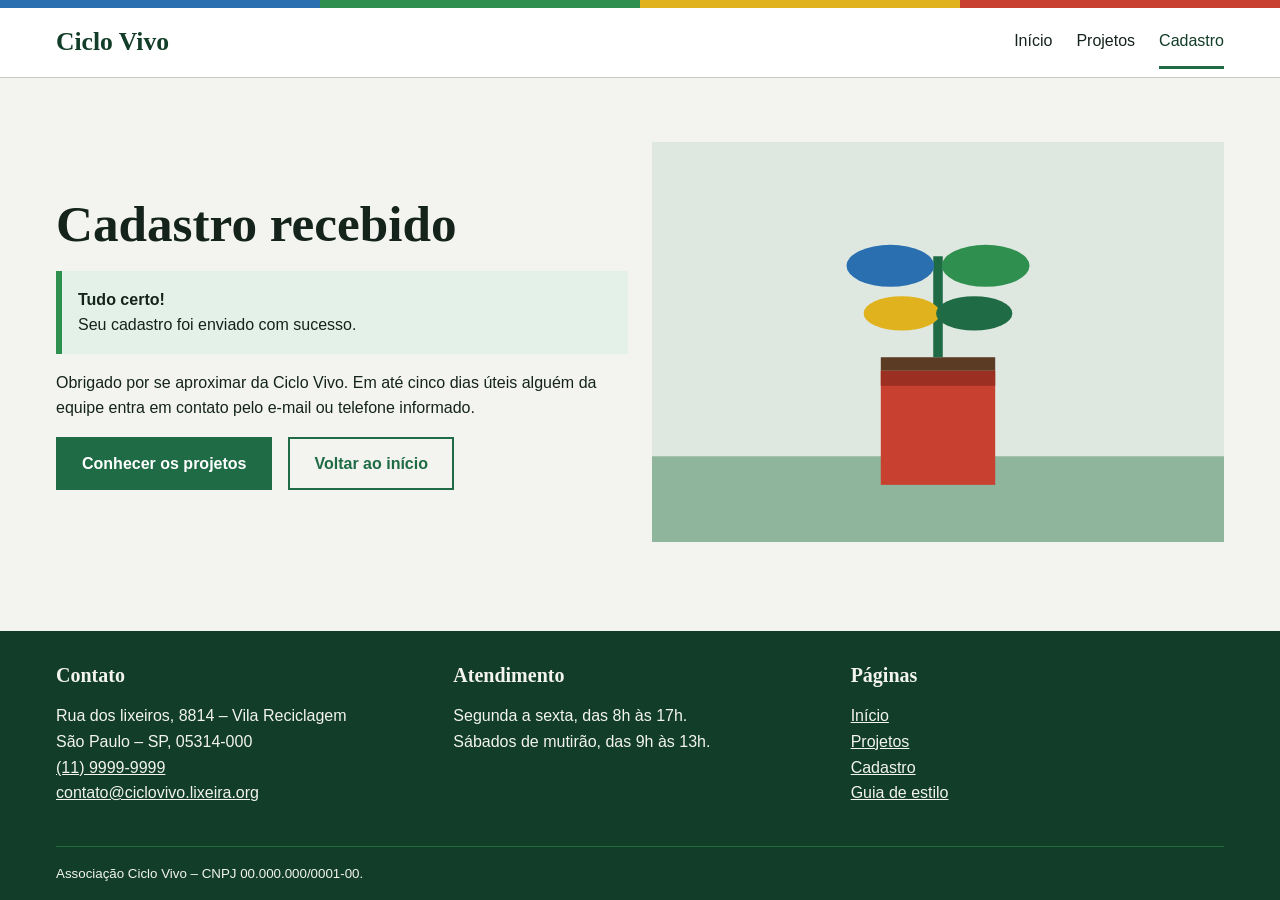
<file: pages/obrigado.html>
<!DOCTYPE html>
<html lang="pt-BR">
<head>
  <meta charset="utf-8">
  <meta name="viewport" content="width=device-width, initial-scale=1">
  <title>Cadastro recebido – Ciclo Vivo</title>
  <link rel="stylesheet" href="../css/estilo.css">
</head>
<body>
  <a class="pular" href="#conteudo">Ir para o conteúdo</a>
  <header class="topo">
    <div class="faixa" aria-hidden="true"><span class="c1"></span><span class="c2"></span><span class="c3"></span><span class="c4"></span></div>
    <div class="contido barra">
      <a class="marca" href="../index.html">Ciclo Vivo</a>
      <button class="hamburguer" type="button" id="botao-menu" aria-expanded="false" aria-controls="menu-principal" aria-label="Abrir menu"><span class="linha"></span><span class="linha"></span><span class="linha"></span></button>
      <nav class="nav" id="menu-principal" aria-label="Navegação principal">
        <ul class="menu">
          <li><a href="../index.html">Início</a></li>
          <li class="tem-submenu">
            <a href="projetos.html">Projetos</a>
            <ul class="submenu">
              <li><a href="projetos.html#proj-1">Cooperativa Cata Junto</a></li>
              <li><a href="projetos.html#proj-2">Escola Sem Lixo</a></li>
              <li><a href="projetos.html#proj-3">Oficina Segunda Vida</a></li>
              <li><a href="projetos.html#campanhas">Campanhas de arrecadação</a></li>
            </ul>
          </li>
          <li class="tem-submenu">
            <a href="cadastro.html" aria-current="page">Cadastro</a>
            <ul class="submenu">
              <li><a href="projetos.html#voluntariado">Seja voluntário</a></li>
              <li><a href="projetos.html#como-doar">Como doar</a></li>
              <li><a href="cadastro.html">Formulário de cadastro</a></li>
            </ul>
          </li>
        </ul>
      </nav>
    </div>
  </header>
  <main id="conteudo">
    <section class="secao" aria-labelledby="titulo-principal">
      <div class="contido">
        <div class="grid centralizado">
          <div class="col-md-6">
            <h1 id="titulo-principal">Cadastro recebido</h1>
            <div class="alerta alerta-sucesso" role="status">
              <strong>Tudo certo!</strong>
              <p>Seu cadastro foi enviado com sucesso.</p>
            </div>
            <p>Obrigado por se aproximar da Ciclo Vivo. Em até cinco dias úteis alguém da equipe entra em contato pelo e-mail ou telefone informado.</p>
            <div class="acoes">
              <a class="botao botao-escuro" href="projetos.html">Conhecer os projetos</a>
              <a class="botao botao-claro" href="../index.html">Voltar ao início</a>
            </div>
          </div>
          <div class="col-md-6">
            <img src="../img/cadastro-muda.svg" width="600" height="420" alt="Muda de planta com folhas coloridas crescendo dentro de uma lata reaproveitada">
          </div>
        </div>
      </div>
    </section>
    <div class="toast" role="status">
      <p>Cadastro enviado com sucesso.</p>
    </div>
  </main>
  <footer class="rodape">
    <div class="contido">
      <div class="grid">
        <section class="col-md-4" aria-labelledby="rod-contato">
          <h2 id="rod-contato">Contato</h2>
          <address>
            Rua dos lixeiros, 8814 – Vila Reciclagem<br>
            São Paulo – SP, 05314-000<br>
            <a href="tel:+551199999-9999">(11) 9999-9999</a><br>
            <a href="mailto:contato@ciclovivo.example.org">contato@ciclovivo.lixeira.org</a>
          </address>
        </section>
        <section class="col-md-4" aria-labelledby="rod-horario">
          <h2 id="rod-horario">Atendimento</h2>
          <p>Segunda a sexta, das 8h às 17h.<br>Sábados de mutirão, das 9h às 13h.</p>
        </section>
        <nav class="col-md-4" aria-label="Navegação do rodapé">
          <h2>Páginas</h2>
          <p><a href="../index.html">Início</a><br><a href="projetos.html">Projetos</a><br><a href="cadastro.html">Cadastro</a><br><a href="guia-de-estilo.html">Guia de estilo</a></p>
        </nav>
      </div>
      <small>Associação Ciclo Vivo – CNPJ 00.000.000/0001-00.</small>
    </div>
  </footer>
  <script src="../js/menu.js"></script>
</body>
</html>
</file>
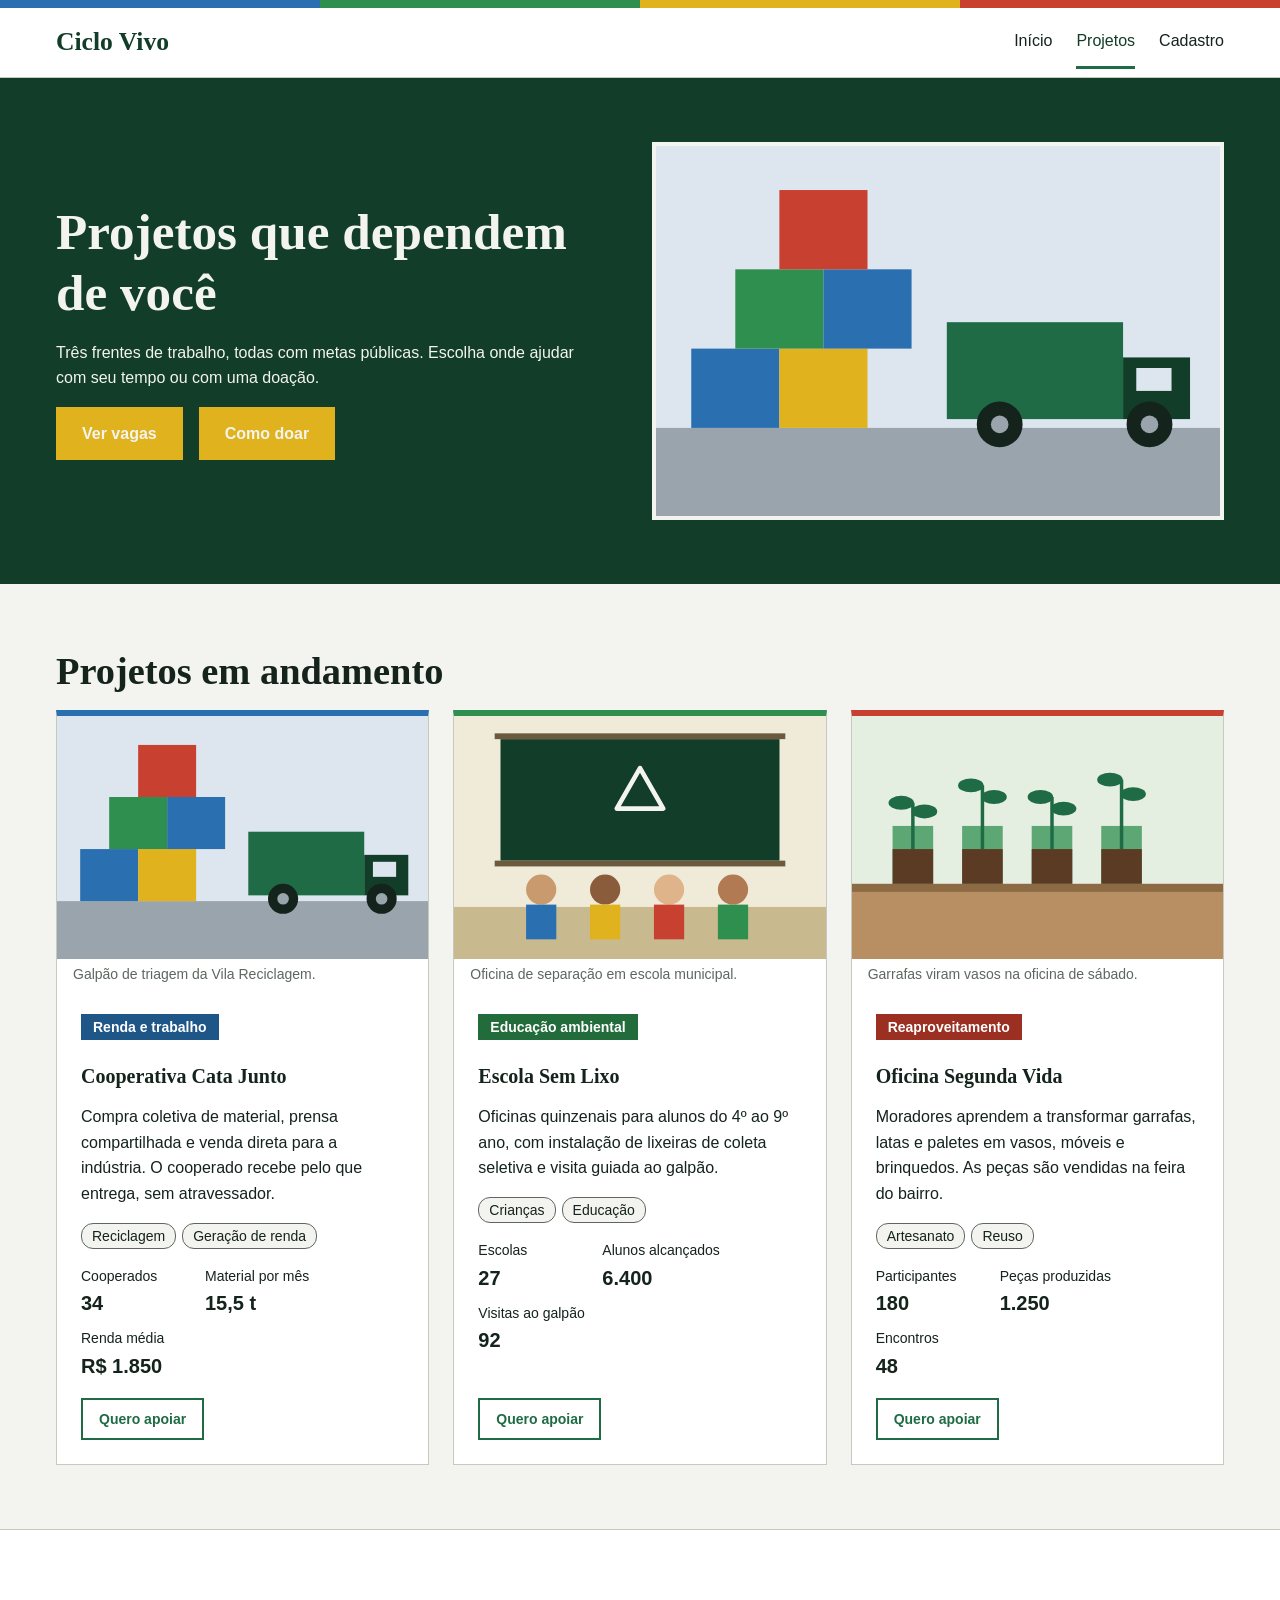
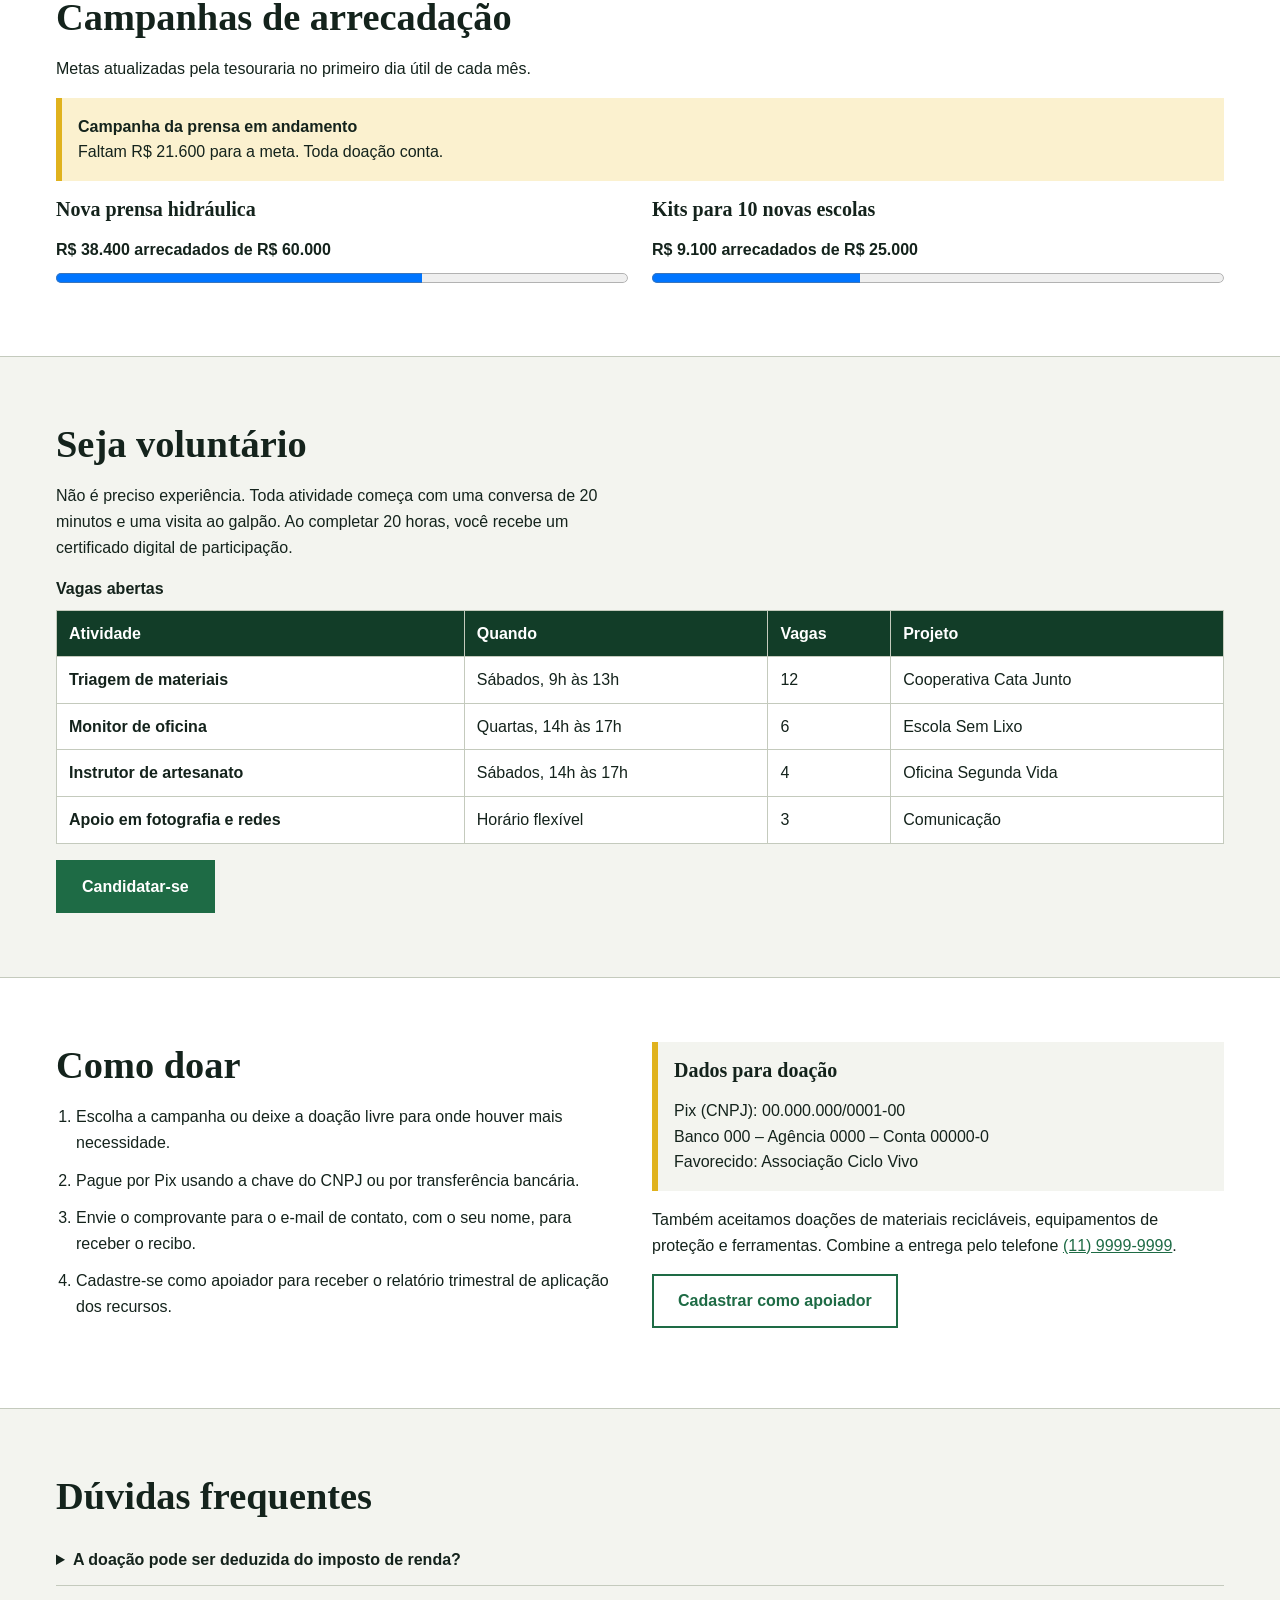
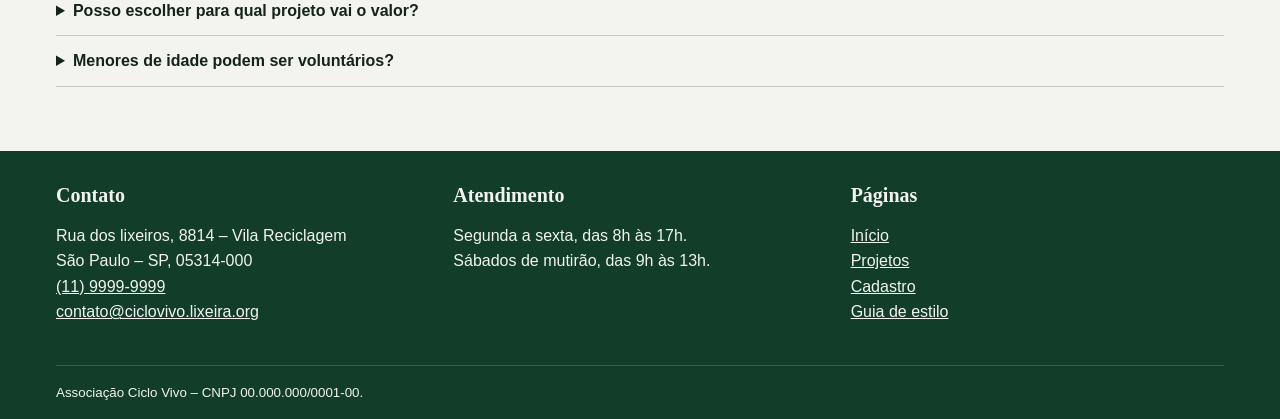
<file: pages/projetos.html>
<!DOCTYPE html>
<html lang="pt-BR">
<head>
  <meta charset="utf-8">
  <meta name="viewport" content="width=device-width, initial-scale=1">
  <title>Projetos sociais, voluntariado e doações – Ciclo Vivo</title>
  <link rel="stylesheet" href="../css/estilo.css">
</head>
<body>
  <a class="pular" href="#conteudo">Ir para o conteúdo</a>
  <header class="topo">
    <div class="faixa" aria-hidden="true"><span class="c1"></span><span class="c2"></span><span class="c3"></span><span class="c4"></span></div>
    <div class="contido barra">
      <a class="marca" href="../index.html">Ciclo Vivo</a>
      <button class="hamburguer" type="button" id="botao-menu" aria-expanded="false" aria-controls="menu-principal" aria-label="Abrir menu"><span class="linha"></span><span class="linha"></span><span class="linha"></span></button>
      <nav class="nav" id="menu-principal" aria-label="Navegação principal">
        <ul class="menu">
          <li><a href="../index.html">Início</a></li>
          <li class="tem-submenu">
            <a href="projetos.html" aria-current="page">Projetos</a>
            <ul class="submenu">
              <li><a href="projetos.html#proj-1">Cooperativa Cata Junto</a></li>
              <li><a href="projetos.html#proj-2">Escola Sem Lixo</a></li>
              <li><a href="projetos.html#proj-3">Oficina Segunda Vida</a></li>
              <li><a href="projetos.html#campanhas">Campanhas de arrecadação</a></li>
            </ul>
          </li>
          <li class="tem-submenu">
            <a href="cadastro.html">Cadastro</a>
            <ul class="submenu">
              <li><a href="projetos.html#voluntariado">Seja voluntário</a></li>
              <li><a href="projetos.html#como-doar">Como doar</a></li>
              <li><a href="cadastro.html">Formulário de cadastro</a></li>
            </ul>
          </li>
        </ul>
      </nav>
    </div>
  </header>
  <main id="conteudo">
    <section class="abertura" aria-labelledby="titulo-principal">
      <div class="contido">
        <div class="grid centralizado">
          <div class="col-md-6">
            <h1 id="titulo-principal">Projetos que dependem de você</h1>
            <p>Três frentes de trabalho, todas com metas públicas. Escolha onde ajudar com seu tempo ou com uma doação.</p>
            <div class="acoes">
              <a class="botao" href="#voluntariado">Ver vagas</a>
              <a class="botao" href="#como-doar">Como doar</a>
            </div>
          </div>
          <div class="col-md-6">
            <img src="../img/projeto-cooperativa.svg" width="640" height="420" alt="Fardos de material reciclável empilhados ao lado de um caminhão de coleta">
          </div>
        </div>
      </div>
    </section>

    <section class="secao" aria-labelledby="titulo-projetos">
      <div class="contido">
        <h2 id="titulo-projetos">Projetos em andamento</h2>
        <ul class="grid lista-cards">
          <li class="col-md-6 col-lg-4">
            <article class="card card-azul" aria-labelledby="proj-1">
              <figure>
                <img src="../img/projeto-cooperativa.svg" width="640" height="420" loading="lazy" alt="Fardos prensados e caminhão de coleta">
                <figcaption>Galpão de triagem da Vila Reciclagem.</figcaption>
              </figure>
              <div class="card-corpo">
                <p><span class="badge badge-azul">Renda e trabalho</span></p>
                <h3 id="proj-1">Cooperativa Cata Junto</h3>
                <p>Compra coletiva de material, prensa compartilhada e venda direta para a indústria. O cooperado recebe pelo que entrega, sem atravessador.</p>
                <ul class="tags" aria-label="Temas">
                  <li class="tag">Reciclagem</li>
                  <li class="tag">Geração de renda</li>
                </ul>
                <dl class="indicadores">
                  <div><dt>Cooperados</dt><dd>34</dd></div>
                  <div><dt>Material por mês</dt><dd>15,5 t</dd></div>
                  <div><dt>Renda média</dt><dd>R$ 1.850</dd></div>
                </dl>
                <div class="card-rodape"><a class="botao botao-claro botao-pequeno" href="cadastro.html">Quero apoiar</a></div>
              </div>
            </article>
          </li>
          <li class="col-md-6 col-lg-4">
            <article class="card card-verde" aria-labelledby="proj-2">
              <figure>
                <img src="../img/projeto-escolas.svg" width="640" height="420" loading="lazy" alt="Quadro com símbolo de reciclagem e alunos sentados à frente">
                <figcaption>Oficina de separação em escola municipal.</figcaption>
              </figure>
              <div class="card-corpo">
                <p><span class="badge badge-verde">Educação ambiental</span></p>
                <h3 id="proj-2">Escola Sem Lixo</h3>
                <p>Oficinas quinzenais para alunos do 4º ao 9º ano, com instalação de lixeiras de coleta seletiva e visita guiada ao galpão.</p>
                <ul class="tags" aria-label="Temas">
                  <li class="tag">Crianças</li>
                  <li class="tag">Educação</li>
                </ul>
                <dl class="indicadores">
                  <div><dt>Escolas</dt><dd>27</dd></div>
                  <div><dt>Alunos alcançados</dt><dd>6.400</dd></div>
                  <div><dt>Visitas ao galpão</dt><dd>92</dd></div>
                </dl>
                <div class="card-rodape"><a class="botao botao-claro botao-pequeno" href="cadastro.html">Quero apoiar</a></div>
              </div>
            </article>
          </li>
          <li class="col-md-6 col-lg-4">
            <article class="card card-vermelho" aria-labelledby="proj-3">
              <figure>
                <img src="../img/projeto-oficina.svg" width="640" height="420" loading="lazy" alt="Garrafas cortadas usadas como vasos com mudas de plantas">
                <figcaption>Garrafas viram vasos na oficina de sábado.</figcaption>
              </figure>
              <div class="card-corpo">
                <p><span class="badge badge-vermelho">Reaproveitamento</span></p>
                <h3 id="proj-3">Oficina Segunda Vida</h3>
                <p>Moradores aprendem a transformar garrafas, latas e paletes em vasos, móveis e brinquedos. As peças são vendidas na feira do bairro.</p>
                <ul class="tags" aria-label="Temas">
                  <li class="tag">Artesanato</li>
                  <li class="tag">Reuso</li>
                </ul>
                <dl class="indicadores">
                  <div><dt>Participantes</dt><dd>180</dd></div>
                  <div><dt>Peças produzidas</dt><dd>1.250</dd></div>
                  <div><dt>Encontros</dt><dd>48</dd></div>
                </dl>
                <div class="card-rodape"><a class="botao botao-claro botao-pequeno" href="cadastro.html">Quero apoiar</a></div>
              </div>
            </article>
          </li>
        </ul>
      </div>
    </section>

    <section class="secao secao-branca" id="campanhas" aria-labelledby="titulo-campanhas">
      <div class="contido">
        <h2 id="titulo-campanhas">Campanhas de arrecadação</h2>
        <p>Metas atualizadas pela tesouraria no primeiro dia útil de cada mês.</p>
        <div class="alerta alerta-aviso" role="status">
          <strong>Campanha da prensa em andamento</strong>
          <p>Faltam R$ 21.600 para a meta. Toda doação conta.</p>
        </div>
        <div class="grid">
          <div class="meta col-md-6">
            <h3>Nova prensa hidráulica</h3>
            <label for="meta-prensa">R$ 38.400 arrecadados de R$ 60.000</label>
            <progress id="meta-prensa" value="38400" max="60000">64%</progress>
          </div>
          <div class="meta col-md-6">
            <h3>Kits para 10 novas escolas</h3>
            <label for="meta-kits">R$ 9.100 arrecadados de R$ 25.000</label>
            <progress id="meta-kits" value="9100" max="25000">36%</progress>
          </div>
        </div>
      </div>
    </section>

    <section class="secao" id="voluntariado" aria-labelledby="titulo-voluntariado">
      <div class="contido">
        <h2 id="titulo-voluntariado">Seja voluntário</h2>
        <p>Não é preciso experiência. Toda atividade começa com uma conversa de 20 minutos e uma visita ao galpão. Ao completar 20 horas, você recebe um certificado digital de participação.</p>
        <div class="tabela-rolagem" role="region" aria-labelledby="legenda-vagas" tabindex="0">
          <table>
            <caption id="legenda-vagas">Vagas abertas</caption>
            <thead>
              <tr><th scope="col">Atividade</th><th scope="col">Quando</th><th scope="col">Vagas</th><th scope="col">Projeto</th></tr>
            </thead>
            <tbody>
              <tr><th scope="row">Triagem de materiais</th><td>Sábados, 9h às 13h</td><td>12</td><td>Cooperativa Cata Junto</td></tr>
              <tr><th scope="row">Monitor de oficina</th><td>Quartas, 14h às 17h</td><td>6</td><td>Escola Sem Lixo</td></tr>
              <tr><th scope="row">Instrutor de artesanato</th><td>Sábados, 14h às 17h</td><td>4</td><td>Oficina Segunda Vida</td></tr>
              <tr><th scope="row">Apoio em fotografia e redes</th><td>Horário flexível</td><td>3</td><td>Comunicação</td></tr>
            </tbody>
          </table>
        </div>
        <div class="acoes">
          <a class="botao botao-escuro" href="#modal-voluntario">Candidatar-se</a>
        </div>
      </div>
    </section>

    <section class="secao secao-branca" id="como-doar" aria-labelledby="titulo-doar">
      <div class="contido">
        <div class="grid">
          <div class="col-md-6">
            <h2 id="titulo-doar">Como doar</h2>
            <ol class="passos">
              <li>Escolha a campanha ou deixe a doação livre para onde houver mais necessidade.</li>
              <li>Pague por Pix usando a chave do CNPJ ou por transferência bancária.</li>
              <li>Envie o comprovante para o e-mail de contato, com o seu nome, para receber o recibo.</li>
              <li>Cadastre-se como apoiador para receber o relatório trimestral de aplicação dos recursos.</li>
            </ol>
          </div>
          <div class="col-md-6">
            <div class="caixa">
              <h3>Dados para doação</h3>
              <p>Pix (CNPJ): 00.000.000/0001-00<br>Banco 000 – Agência 0000 – Conta 00000-0<br>Favorecido: Associação Ciclo Vivo</p>
            </div>
            <p>Também aceitamos doações de materiais recicláveis, equipamentos de proteção e ferramentas. Combine a entrega pelo telefone <a href="tel:+551199999-9999">(11) 9999-9999</a>.</p>
            <p><a class="botao botao-claro" href="cadastro.html">Cadastrar como apoiador</a></p>
          </div>
        </div>
      </div>
    </section>

    <section class="secao" aria-labelledby="titulo-duvidas">
      <div class="contido">
        <h2 id="titulo-duvidas">Dúvidas frequentes</h2>
        <details>
          <summary>A doação pode ser deduzida do imposto de renda?</summary>
          <p>Doações de pessoa física a associações sem o título de utilidade pública federal não geram dedução. Consulte seu contador antes de contar com esse benefício.</p>
        </details>
        <details>
          <summary>Posso escolher para qual projeto vai o valor?</summary>
          <p>Sim. Informe o projeto no comprovante. Sem indicação, a diretoria direciona o recurso para a campanha com menor percentual atingido.</p>
        </details>
        <details>
          <summary>Menores de idade podem ser voluntários?</summary>
          <p>A partir de 16 anos, com autorização assinada por um responsável legal.</p>
        </details>
      </div>
    </section>

    <div class="modal" id="modal-voluntario" role="dialog" aria-modal="true" aria-labelledby="modal-titulo">
      <a class="modal-fundo" href="#voluntariado" tabindex="-1" aria-label="Fechar janela" data-fechar></a>
      <div class="modal-caixa">
        <h2 id="modal-titulo">Antes de se candidatar</h2>
        <ul>
          <li>Ter 16 anos ou mais (menores precisam de autorização do responsável).</li>
          <li>Reservar 20 minutos para a conversa inicial e a visita ao galpão.</li>
          <li>Ter CPF e e-mail à mão para o cadastro.</li>
        </ul>
        <div class="acoes">
          <a class="botao botao-escuro" href="cadastro.html">Continuar para o cadastro</a>
          <a class="botao botao-claro" href="#voluntariado" data-fechar>Voltar</a>
        </div>
      </div>
    </div>
  </main>
  <footer class="rodape">
    <div class="contido">
      <div class="grid">
        <section class="col-md-4" aria-labelledby="rod-contato">
          <h2 id="rod-contato">Contato</h2>
          <address>
            Rua dos lixeiros, 8814 – Vila Reciclagem<br>
            São Paulo – SP, 05314-000<br>
            <a href="tel:+551199999-9999">(11) 9999-9999</a><br>
            <a href="mailto:contato@ciclovivo.example.org">contato@ciclovivo.lixeira.org</a>
          </address>
        </section>
        <section class="col-md-4" aria-labelledby="rod-horario">
          <h2 id="rod-horario">Atendimento</h2>
          <p>Segunda a sexta, das 8h às 17h.<br>Sábados de mutirão, das 9h às 13h.</p>
        </section>
        <nav class="col-md-4" aria-label="Navegação do rodapé">
          <h2>Páginas</h2>
          <p><a href="../index.html">Início</a><br><a href="projetos.html">Projetos</a><br><a href="cadastro.html">Cadastro</a><br><a href="guia-de-estilo.html">Guia de estilo</a></p>
        </nav>
      </div>
      <small>Associação Ciclo Vivo – CNPJ 00.000.000/0001-00.</small>
    </div>
  </footer>
  <script src="../js/menu.js"></script>
  <script src="../js/modal.js"></script>
</body>
</html>
</file>
<file: css/estilo.css>
@import url("variaveis.css");
@import url("base.css");
@import url("layout.css");
@import url("navegacao.css");
@import url("botoes.css");
@import url("cards.css");
@import url("formularios.css");
@import url("feedback.css");
@import url("badges.css");
@import url("tabelas.css");
@import url("rodape.css");
@import url("guia.css");
@import url("responsivo.css");
</file>
